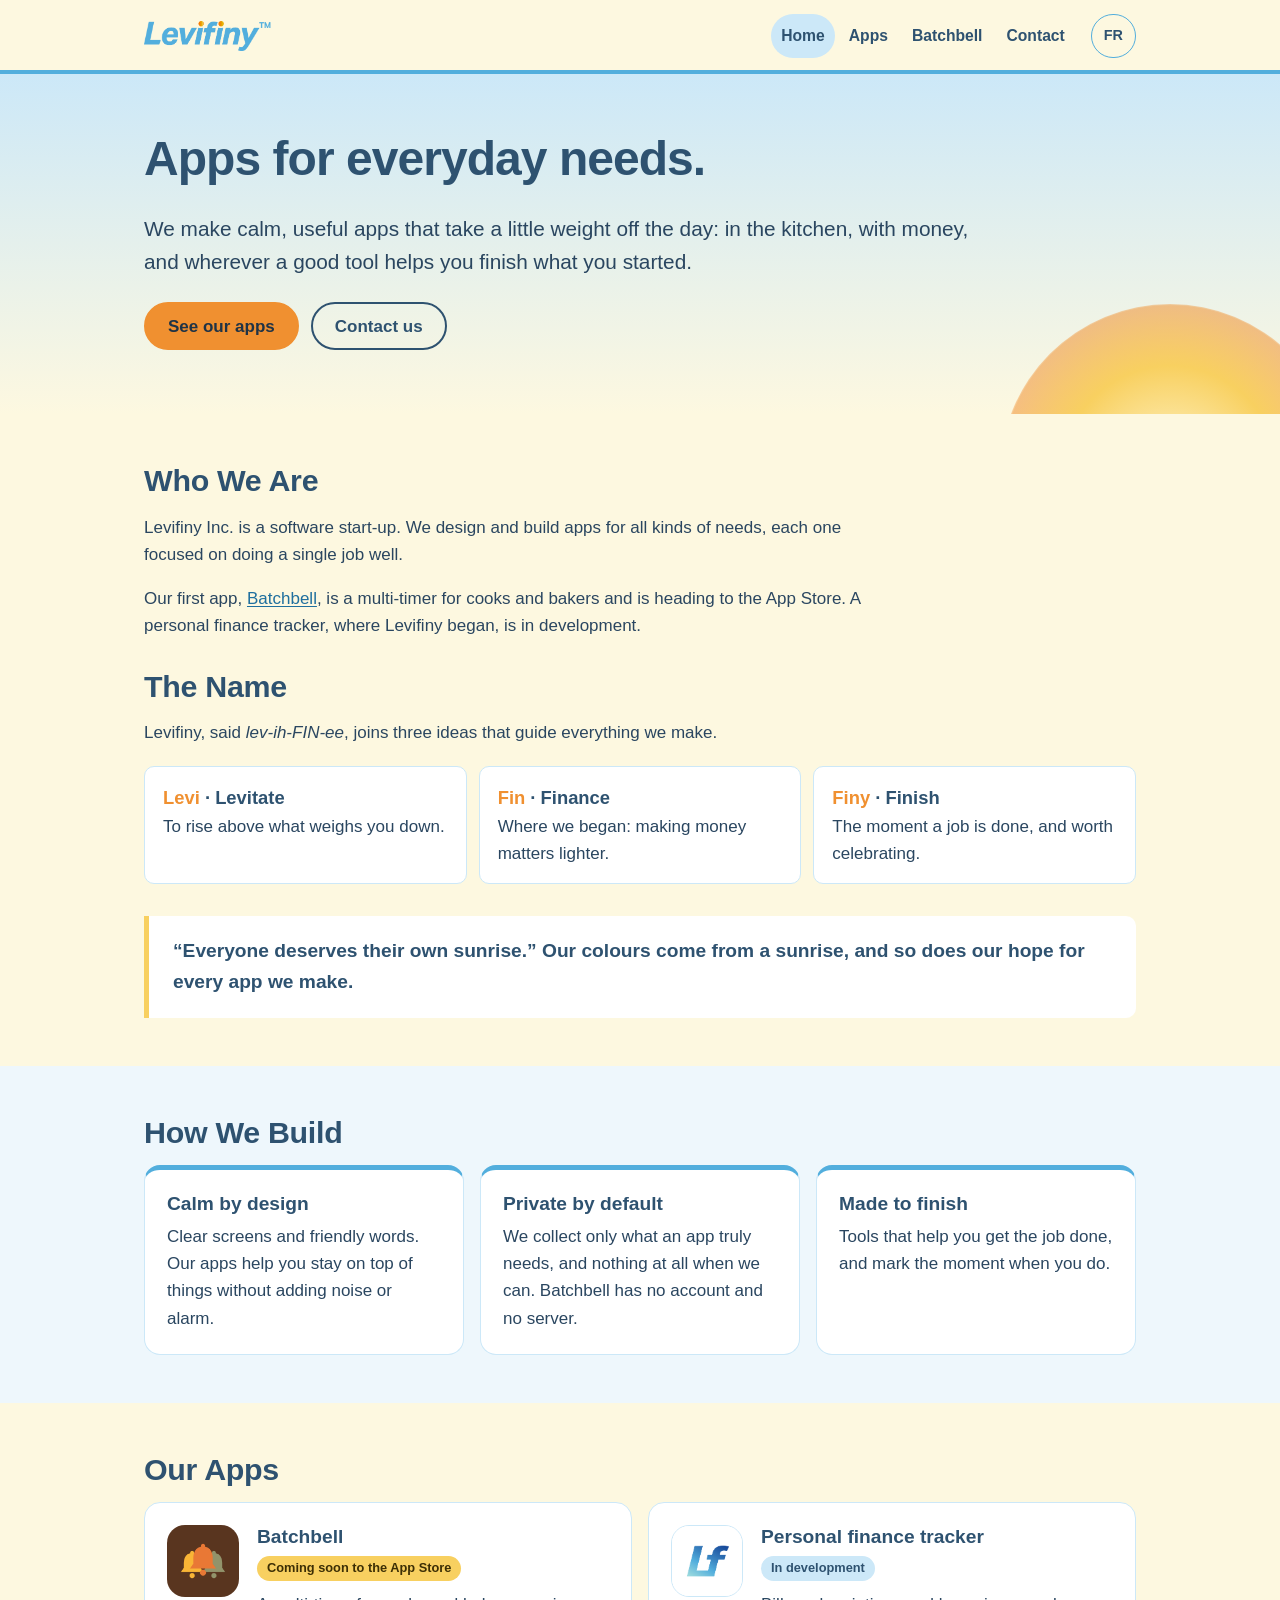
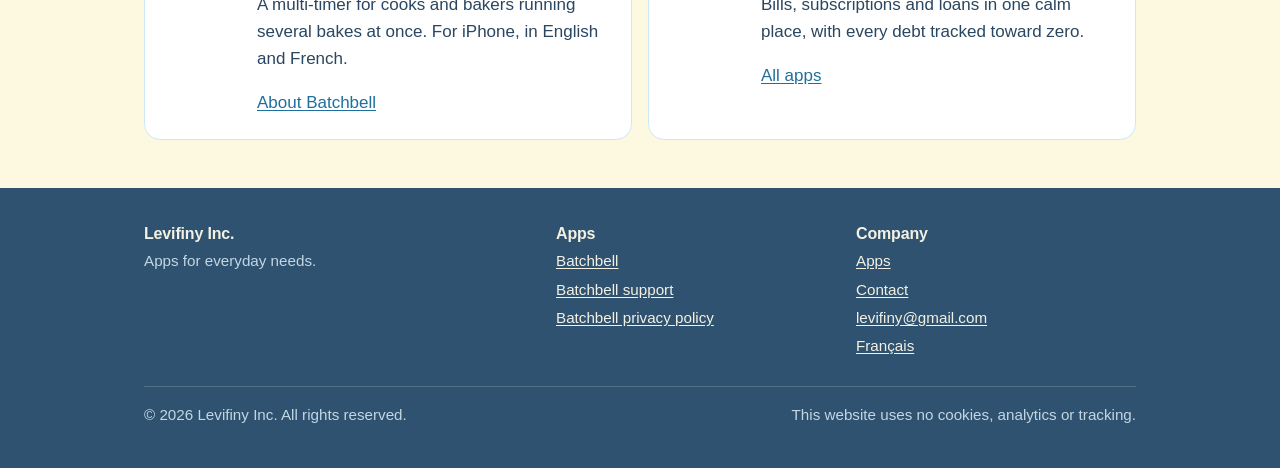
<file: index.html>
<!doctype html>
<html lang="en-CA">
<head>
<meta charset="utf-8">
<meta name="viewport" content="width=device-width, initial-scale=1">
<title>Levifiny Inc. · Apps for everyday needs</title>
<meta name="description" content="Levifiny Inc. is a software company making calm, useful apps for everyday needs. Its first app is Batchbell.">
<link rel="canonical" href="https://levifiny.com/">
<link rel="alternate" hreflang="en" href="https://levifiny.com/">
<link rel="alternate" hreflang="fr" href="https://levifiny.com/fr/">
<link rel="alternate" hreflang="x-default" href="https://levifiny.com/">
<link rel="icon" href="assets/img/favicon.svg" type="image/svg+xml">
<link rel="apple-touch-icon" href="assets/img/levifiny-icon.png">
<meta name="theme-color" content="#FDF8E0">
<link rel="stylesheet" href="assets/site.css">
</head>
<body>
<a class="skip" href="#main">Skip to content</a>
<header class="site-header">
  <div class="wrap">
    <a class="brand" href="./" aria-label="Levifiny home"><img src="assets/img/levifiny-wordmark.png" alt="Levifiny" width="127" height="30"></a>
    <nav class="nav" aria-label="Main">
      <a href="./" aria-current="page">Home</a>
      <a href="apps/">Apps</a>
      <a href="batchbell/">Batchbell</a>
      <a href="contact/">Contact</a>
    </nav>
    <a class="lang" href="fr/" hreflang="fr" lang="fr" title="Lire cette page en français" aria-label="Français">FR</a>
  </div>
</header>
<main id="main">
<section class="hero sunrise">
  <div class="wrap">
    <h1>Apps for everyday needs.</h1>
    <p class="lead">We make calm, useful apps that take a little weight off the day: in the kitchen, with money, and wherever a good tool helps you finish what you started.</p>
    <div class="actions">
      <a class="btn" href="apps/">See our apps</a>
      <a class="btn secondary" href="contact/">Contact us</a>
    </div>
  </div>
</section>

<section class="section">
  <div class="wrap">
    <div class="section-intro">
      <h2>Who We Are</h2>
      <p>Levifiny Inc. is a software start-up. We design and build apps for all kinds of needs, each one focused on doing a single job well.</p>
      <p>Our first app, <a href="batchbell/">Batchbell</a>, is a multi-timer for cooks and bakers and is heading to the App Store. A personal finance tracker, where Levifiny began, is in development.</p>
    </div>
    <h2>The Name</h2>
    <p>Levifiny, said <em>lev-ih-FIN-ee</em>, joins three ideas that guide everything we make.</p>
    <ul class="name-parts">
      <li><strong><span class="part">Levi</span> · Levitate</strong>To rise above what weighs you down.</li>
      <li><strong><span class="part">Fin</span> · Finance</strong>Where we began: making money matters lighter.</li>
      <li><strong><span class="part">Finy</span> · Finish</strong>The moment a job is done, and worth celebrating.</li>
    </ul>
    <blockquote class="quote"><p>“Everyone deserves their own sunrise.” Our colours come from a sunrise, and so does our hope for every app we make.</p></blockquote>
  </div>
</section>

<section class="section tint">
  <div class="wrap">
    <h2>How We Build</h2>
    <div class="grid three">
      <div class="card accent"><h3>Calm by design</h3><p>Clear screens and friendly words. Our apps help you stay on top of things without adding noise or alarm.</p></div>
      <div class="card accent"><h3>Private by default</h3><p>We collect only what an app truly needs, and nothing at all when we can. Batchbell has no account and no server.</p></div>
      <div class="card accent"><h3>Made to finish</h3><p>Tools that help you get the job done, and mark the moment when you do.</p></div>
    </div>
  </div>
</section>

<section class="section">
  <div class="wrap">
    <h2>Our Apps</h2>
    <div class="grid two">
      <article class="card app">
        <img class="app-icon" src="assets/img/batchbell-icon.png" alt="" width="72" height="72">
        <div class="app-body">
          <h3>Batchbell</h3>
          <span class="badge">Coming soon to the App Store</span>
          <p>A multi-timer for cooks and bakers running several bakes at once. For iPhone, in English and French.</p>
          <a href="batchbell/">About Batchbell</a>
        </div>
      </article>
      <article class="card app">
        <img class="app-icon framed" src="assets/img/levifiny-icon.png" alt="" width="72" height="72">
        <div class="app-body">
          <h3>Personal finance tracker</h3>
          <span class="badge quiet">In development</span>
          <p>Bills, subscriptions and loans in one calm place, with every debt tracked toward zero.</p>
          <a href="apps/#finance">All apps</a>
        </div>
      </article>
    </div>
  </div>
</section>
</main>
<footer class="site-footer">
  <div class="wrap">
    <div class="cols">
      <div>
        <h2>Levifiny Inc.</h2>
        <p class="small">Apps for everyday needs.</p>
      </div>
      <div>
        <h2>Apps</h2>
        <ul>
          <li><a href="batchbell/">Batchbell</a></li>
          <li><a href="batchbell/#support">Batchbell support</a></li>
          <li><a href="batchbell/privacy/">Batchbell privacy policy</a></li>
        </ul>
      </div>
      <div>
        <h2>Company</h2>
        <ul>
          <li><a href="apps/">Apps</a></li>
          <li><a href="contact/">Contact</a></li>
          <li><a href="mailto:levifiny@gmail.com">levifiny@gmail.com</a></li>
          <li><a href="fr/" hreflang="fr" lang="fr">Français</a></li>
        </ul>
      </div>
    </div>
    <div class="legal">
      <span>© 2026 Levifiny Inc. All rights reserved.</span>
      <span>This website uses no cookies, analytics or tracking.</span>
    </div>
  </div>
</footer>
</body>
</html>
</file>
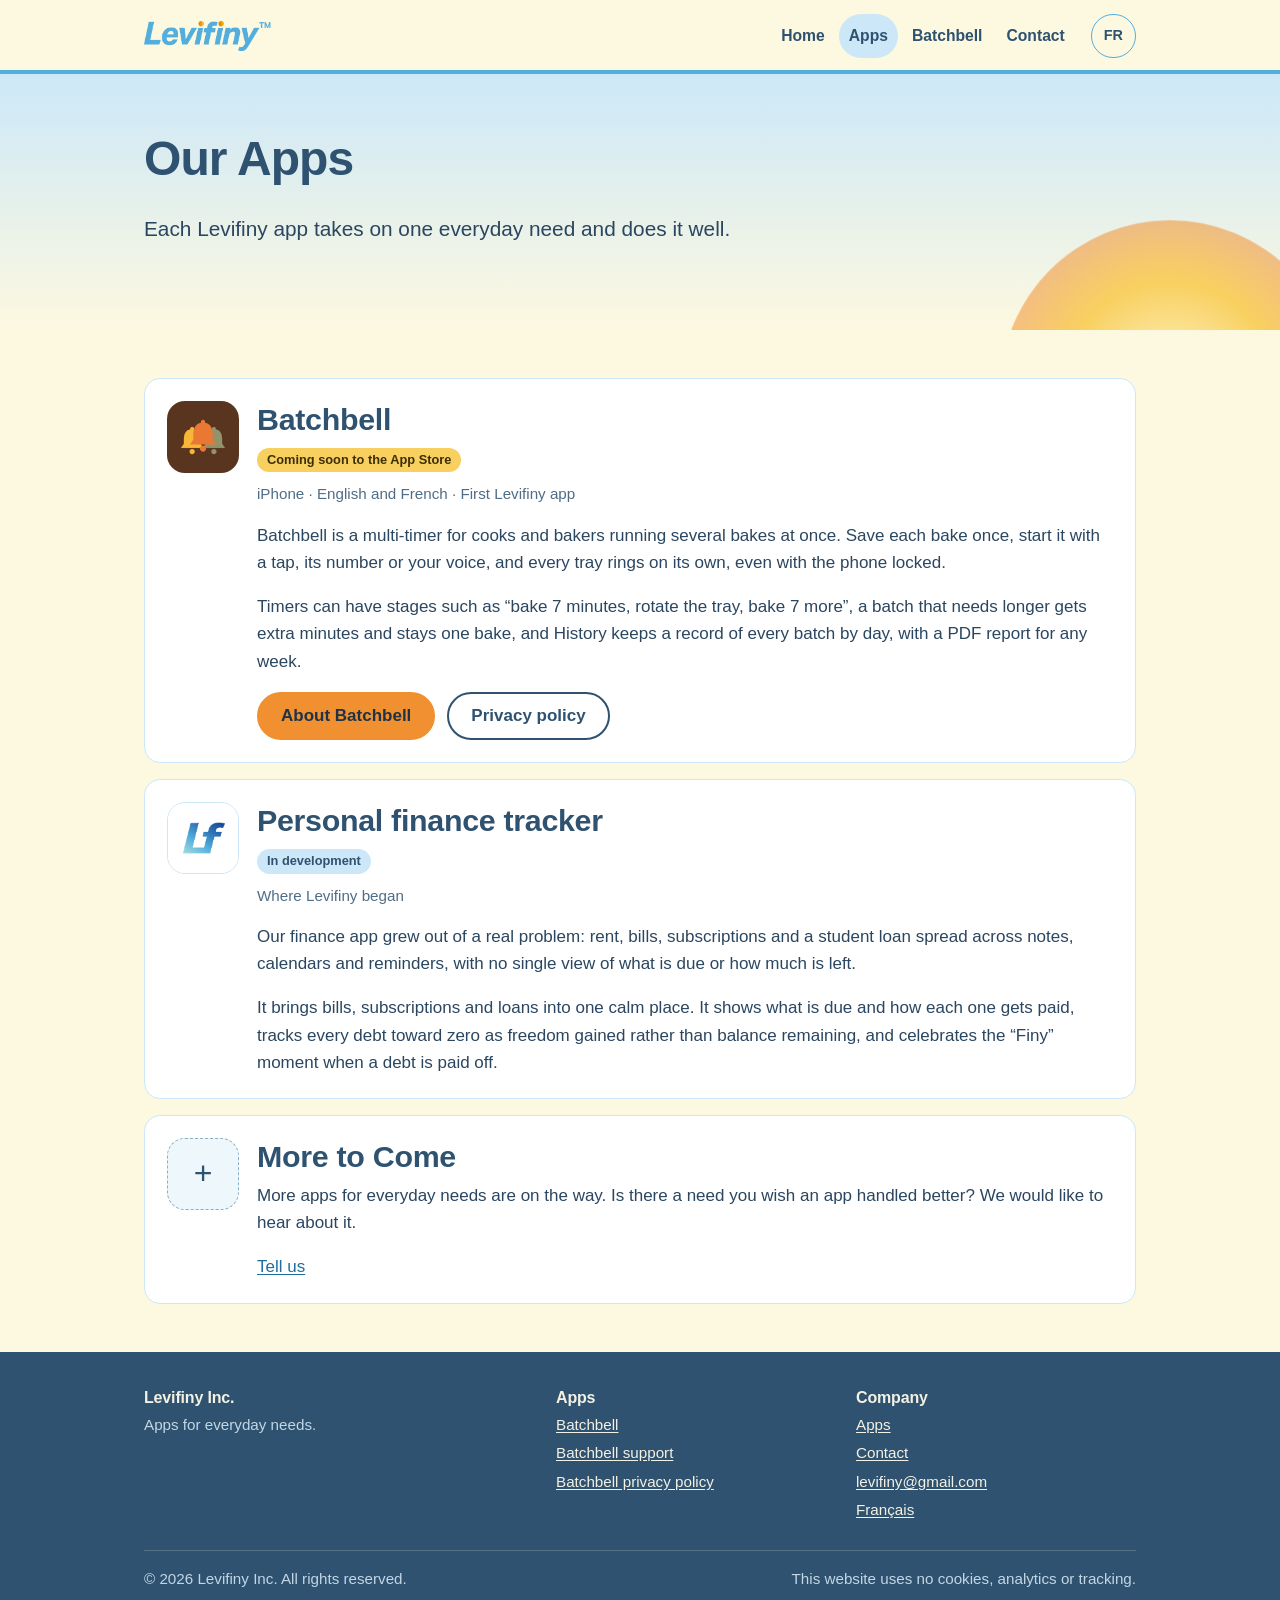
<file: apps/index.html>
<!doctype html>
<html lang="en-CA">
<head>
<meta charset="utf-8">
<meta name="viewport" content="width=device-width, initial-scale=1">
<title>Apps · Levifiny Inc.</title>
<meta name="description" content="Apps by Levifiny Inc.: Batchbell, a multi-timer for cooks and bakers, and a personal finance tracker in development.">
<link rel="canonical" href="https://levifiny.com/apps/">
<link rel="alternate" hreflang="en" href="https://levifiny.com/apps/">
<link rel="alternate" hreflang="fr" href="https://levifiny.com/fr/applications/">
<link rel="alternate" hreflang="x-default" href="https://levifiny.com/apps/">
<link rel="icon" href="../assets/img/favicon.svg" type="image/svg+xml">
<link rel="apple-touch-icon" href="../assets/img/levifiny-icon.png">
<meta name="theme-color" content="#FDF8E0">
<link rel="stylesheet" href="../assets/site.css">
</head>
<body>
<a class="skip" href="#main">Skip to content</a>
<header class="site-header">
  <div class="wrap">
    <a class="brand" href="../" aria-label="Levifiny home"><img src="../assets/img/levifiny-wordmark.png" alt="Levifiny" width="127" height="30"></a>
    <nav class="nav" aria-label="Main">
      <a href="../">Home</a>
      <a href="../apps/" aria-current="page">Apps</a>
      <a href="../batchbell/">Batchbell</a>
      <a href="../contact/">Contact</a>
    </nav>
    <a class="lang" href="../fr/applications/" hreflang="fr" lang="fr" title="Lire cette page en français" aria-label="Français">FR</a>
  </div>
</header>
<main id="main">
<section class="hero sunrise">
  <div class="wrap">
    <h1>Our Apps</h1>
    <p class="lead">Each Levifiny app takes on one everyday need and does it well.</p>
  </div>
</section>

<section class="section">
  <div class="wrap grid">
    <article class="card app" id="batchbell">
      <img class="app-icon" src="../assets/img/batchbell-icon.png" alt="" width="72" height="72">
      <div class="app-body">
        <h2>Batchbell</h2>
        <span class="badge">Coming soon to the App Store</span>
        <p class="meta">iPhone · English and French · First Levifiny app</p>
        <p>Batchbell is a multi-timer for cooks and bakers running several bakes at once. Save each bake once, start it with a tap, its number or your voice, and every tray rings on its own, even with the phone locked.</p>
        <p>Timers can have stages such as “bake 7 minutes, rotate the tray, bake 7 more”, a batch that needs longer gets extra minutes and stays one bake, and History keeps a record of every batch by day, with a PDF report for any week.</p>
        <div class="actions">
          <a class="btn" href="../batchbell/">About Batchbell</a>
          <a class="btn secondary" href="../batchbell/privacy/">Privacy policy</a>
        </div>
      </div>
    </article>

    <article class="card app" id="finance">
      <img class="app-icon framed" src="../assets/img/levifiny-icon.png" alt="" width="72" height="72">
      <div class="app-body">
        <h2>Personal finance tracker</h2>
        <span class="badge quiet">In development</span>
        <p class="meta">Where Levifiny began</p>
        <p>Our finance app grew out of a real problem: rent, bills, subscriptions and a student loan spread across notes, calendars and reminders, with no single view of what is due or how much is left.</p>
        <p>It brings bills, subscriptions and loans into one calm place. It shows what is due and how each one gets paid, tracks every debt toward zero as freedom gained rather than balance remaining, and celebrates the “Finy” moment when a debt is paid off.</p>
      </div>
    </article>

    <article class="card app" id="more">
      <div class="app-icon more" aria-hidden="true">+</div>
      <div class="app-body">
        <h2>More to Come</h2>
        <p>More apps for everyday needs are on the way. Is there a need you wish an app handled better? We would like to hear about it.</p>
        <a href="../contact/">Tell us</a>
      </div>
    </article>
  </div>
</section>
</main>
<footer class="site-footer">
  <div class="wrap">
    <div class="cols">
      <div>
        <h2>Levifiny Inc.</h2>
        <p class="small">Apps for everyday needs.</p>
      </div>
      <div>
        <h2>Apps</h2>
        <ul>
          <li><a href="../batchbell/">Batchbell</a></li>
          <li><a href="../batchbell/#support">Batchbell support</a></li>
          <li><a href="../batchbell/privacy/">Batchbell privacy policy</a></li>
        </ul>
      </div>
      <div>
        <h2>Company</h2>
        <ul>
          <li><a href="../apps/">Apps</a></li>
          <li><a href="../contact/">Contact</a></li>
          <li><a href="mailto:levifiny@gmail.com">levifiny@gmail.com</a></li>
          <li><a href="../fr/applications/" hreflang="fr" lang="fr">Français</a></li>
        </ul>
      </div>
    </div>
    <div class="legal">
      <span>© 2026 Levifiny Inc. All rights reserved.</span>
      <span>This website uses no cookies, analytics or tracking.</span>
    </div>
  </div>
</footer>
</body>
</html>
</file>
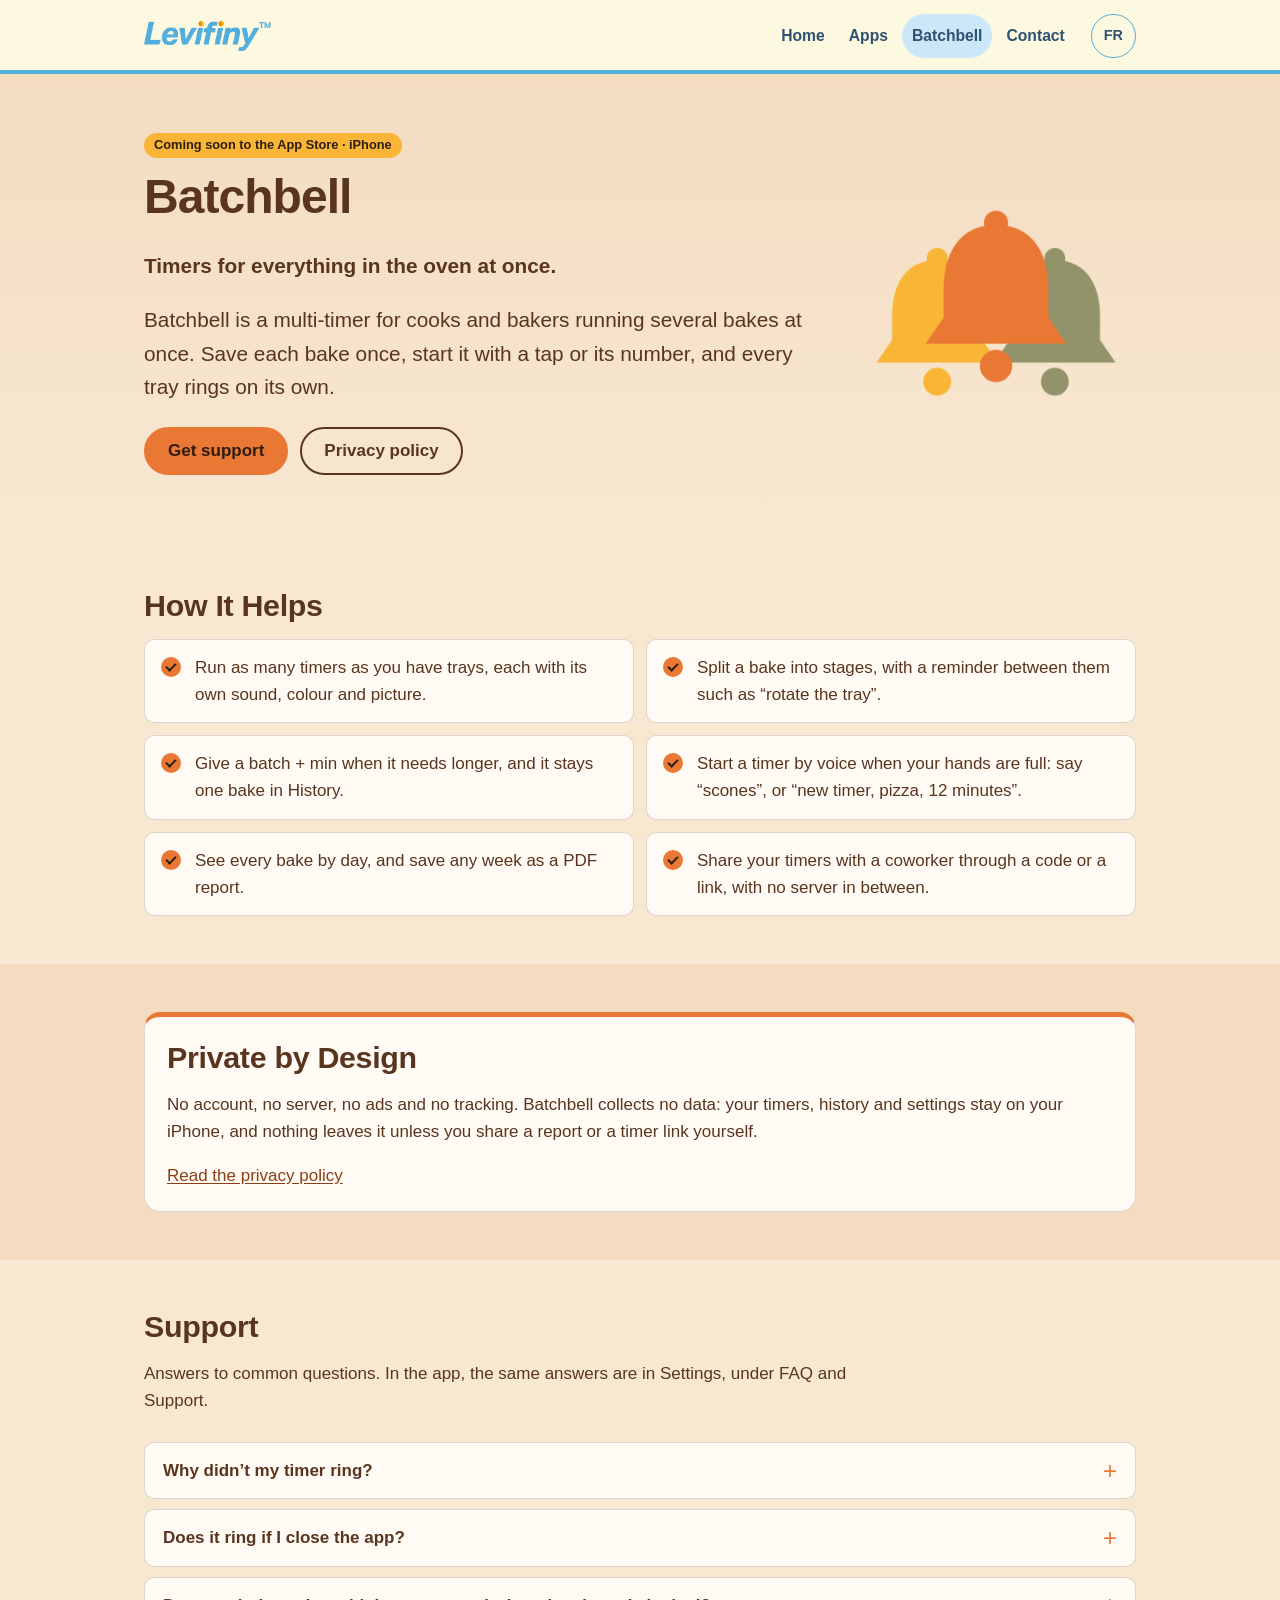
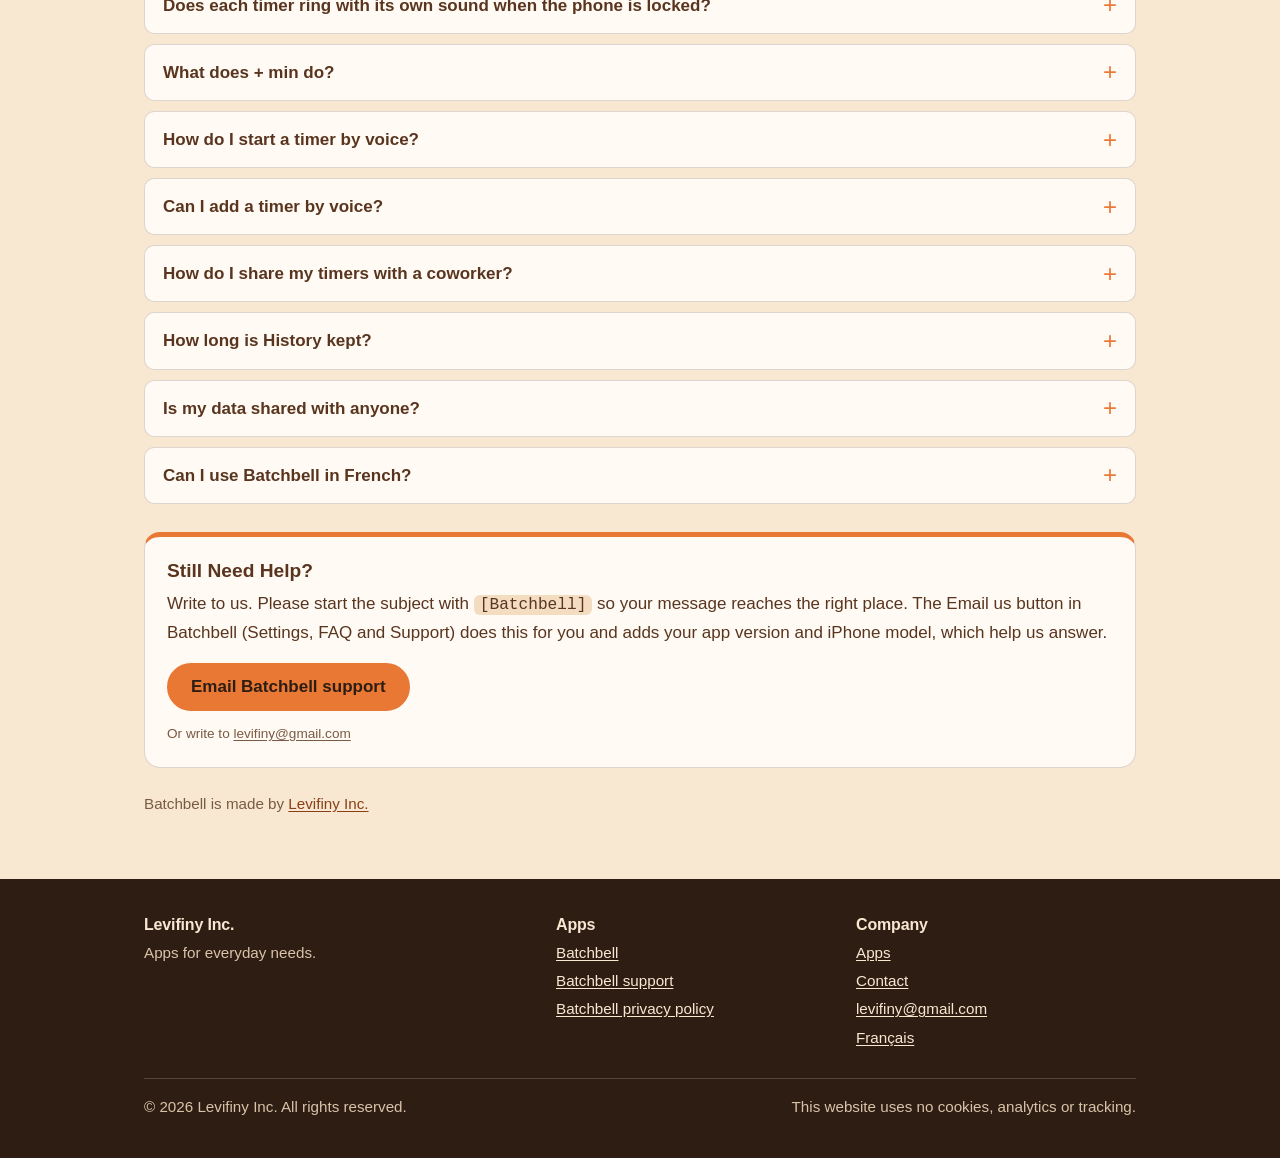
<file: batchbell/index.html>
<!doctype html>
<html lang="en-CA">
<head>
<meta charset="utf-8">
<meta name="viewport" content="width=device-width, initial-scale=1">
<title>Batchbell · Multi-timer for cooks and bakers</title>
<meta name="description" content="Batchbell is a multi-timer for iPhone for cooks and bakers running several bakes at once. Support, FAQ and privacy.">
<link rel="canonical" href="https://levifiny.com/batchbell/">
<link rel="alternate" hreflang="en" href="https://levifiny.com/batchbell/">
<link rel="alternate" hreflang="fr" href="https://levifiny.com/fr/batchbell/">
<link rel="alternate" hreflang="x-default" href="https://levifiny.com/batchbell/">
<link rel="icon" href="../assets/img/favicon.svg" type="image/svg+xml">
<link rel="apple-touch-icon" href="../assets/img/levifiny-icon.png">
<meta name="theme-color" content="#F8E8D2">
<link rel="stylesheet" href="../assets/site.css">
</head>
<body class="bb">
<a class="skip" href="#main">Skip to content</a>
<header class="site-header">
  <div class="wrap">
    <a class="brand" href="../" aria-label="Levifiny home"><img src="../assets/img/levifiny-wordmark.png" alt="Levifiny" width="127" height="30"></a>
    <nav class="nav" aria-label="Main">
      <a href="../">Home</a>
      <a href="../apps/">Apps</a>
      <a href="../batchbell/" aria-current="page">Batchbell</a>
      <a href="../contact/">Contact</a>
    </nav>
    <a class="lang" href="../fr/batchbell/" hreflang="fr" lang="fr" title="Lire cette page en français" aria-label="Français">FR</a>
  </div>
</header>
<main id="main">
<section class="hero bb-hero">
  <div class="wrap">
    <img class="bells" src="../assets/img/batchbell-bells.png" alt="The Batchbell logo: three bells in gold, terracotta and sage" width="280" height="280">
    <div>
      <span class="badge">Coming soon to the App Store · iPhone</span>
      <h1>Batchbell</h1>
      <p class="lead"><strong>Timers for everything in the oven at once.</strong></p>
      <p class="lead">Batchbell is a multi-timer for cooks and bakers running several bakes at once. Save each bake once, start it with a tap or its number, and every tray rings on its own.</p>
      <div class="actions">
        <a class="btn" href="#support">Get support</a>
        <a class="btn secondary" href="../batchbell/privacy/">Privacy policy</a>
      </div>
    </div>
  </div>
</section>

<section class="section">
  <div class="wrap">
    <h2>How It Helps</h2>
    <ul class="ticks cols">
      <li>Run as many timers as you have trays, each with its own sound, colour and picture.</li>
      <li>Split a bake into stages, with a reminder between them such as “rotate the tray”.</li>
      <li>Give a batch + min when it needs longer, and it stays one bake in History.</li>
      <li>Start a timer by voice when your hands are full: say “scones”, or “new timer, pizza, 12 minutes”.</li>
      <li>See every bake by day, and save any week as a PDF report.</li>
      <li>Share your timers with a coworker through a code or a link, with no server in between.</li>
    </ul>
  </div>
</section>

<section class="section tint">
  <div class="wrap">
    <div class="card accent">
      <h2>Private by Design</h2>
      <p>No account, no server, no ads and no tracking. Batchbell collects no data: your timers, history and settings stay on your iPhone, and nothing leaves it unless you share a report or a timer link yourself.</p>
      <a href="../batchbell/privacy/">Read the privacy policy</a>
    </div>
  </div>
</section>

<section class="section" id="support">
  <div class="wrap">
    <h2>Support</h2>
    <p class="section-intro">Answers to common questions. In the app, the same answers are in Settings, under FAQ and Support.</p>
    <div class="faq">
      <details><summary>Why didn’t my timer ring?</summary><p>With the phone locked or in another app, Batchbell rings through a notification. Notifications must be allowed, Silent mode off, the ringer volume up, and no Focus on. Use Test an alarm in Settings to check.</p></details>
      <details><summary>Does it ring if I close the app?</summary><p>Yes. Each timer hands its alarms to the phone when it starts, so they ring even if Batchbell is closed or swiped away.</p></details>
      <details><summary>Does each timer ring with its own sound when the phone is locked?</summary><p>Yes. Each timer rings with the sound you chose for it, in the app and on the Lock Screen. If you hear nothing, turn off Silent mode and turn up Ringtone and Alerts in the phone’s Settings, Sounds &amp; Haptics.</p></details>
      <details><summary>What does + min do?</summary><p>When a bake needs longer, tap + min on its card and pick +1, +2, +5 or your own number. The extra goes on the same batch, so History shows one bake.</p></details>
      <details><summary>How do I start a timer by voice?</summary><p>On Now, tap the microphone and say the timer’s name or number, such as “scones” or “number one”. Batchbell asks “Start Scone, 18 minutes?”: say yes to start it now or no to stop it, and if you say nothing it starts by itself after 5 seconds. When several timers match, it reads them out: say the one you mean, or tap it.</p></details>
      <details><summary>Can I add a timer by voice?</summary><p>Yes, for when there is no time to type. On Now, tap the microphone and say “new timer”, its name and how long, such as “new timer, pizza, 12 minutes”. Batchbell asks for anything missing, then starts it after 5 seconds unless you say no. Change the rest later in My Timers.</p></details>
      <details><summary>How do I share my timers with a coworker?</summary><p>On My Timers, tap Share, choose the timers, then show the code for them to scan with the iPhone Camera (or Scan on My Timers), or tap Send link to send it by message. They see the timers first and add the ones they want. Nothing goes through a server: the timers are inside the code.</p></details>
      <details><summary>How long is History kept?</summary><p>This week and the 4 full weeks before it. Older days are deleted when the app opens. Save a week’s PDF from Report to keep it.</p></details>
      <details><summary>Is my data shared with anyone?</summary><p>No. There is no account and no server. Timers, history and settings stay on your phone, and nothing leaves it unless you share a report or a timer link, or email us yourself.</p></details>
      <details><summary>Can I use Batchbell in French?</summary><p>Yes. Choose Français under Language in Settings.</p></details>
    </div>
    <div class="card accent" style="margin-top:28px">
      <h3>Still Need Help?</h3>
      <p>Write to us. Please start the subject with <code class="subject">[Batchbell]</code> so your message reaches the right place. The Email us button in Batchbell (Settings, FAQ and Support) does this for you and adds your app version and iPhone model, which help us answer.</p>
      <a class="btn" href="mailto:levifiny@gmail.com?subject=%5BBatchbell%5D%20Support">Email Batchbell support</a>
      <p class="or-write">Or write to <a href="mailto:levifiny@gmail.com?subject=%5BBatchbell%5D%20Support">levifiny@gmail.com</a></p>
    </div>
    <p class="meta" style="margin-top:24px">Batchbell is made by <a href="../">Levifiny Inc.</a></p>
  </div>
</section>
</main>
<footer class="site-footer">
  <div class="wrap">
    <div class="cols">
      <div>
        <h2>Levifiny Inc.</h2>
        <p class="small">Apps for everyday needs.</p>
      </div>
      <div>
        <h2>Apps</h2>
        <ul>
          <li><a href="../batchbell/">Batchbell</a></li>
          <li><a href="../batchbell/#support">Batchbell support</a></li>
          <li><a href="../batchbell/privacy/">Batchbell privacy policy</a></li>
        </ul>
      </div>
      <div>
        <h2>Company</h2>
        <ul>
          <li><a href="../apps/">Apps</a></li>
          <li><a href="../contact/">Contact</a></li>
          <li><a href="mailto:levifiny@gmail.com">levifiny@gmail.com</a></li>
          <li><a href="../fr/batchbell/" hreflang="fr" lang="fr">Français</a></li>
        </ul>
      </div>
    </div>
    <div class="legal">
      <span>© 2026 Levifiny Inc. All rights reserved.</span>
      <span>This website uses no cookies, analytics or tracking.</span>
    </div>
  </div>
</footer>
</body>
</html>
</file>
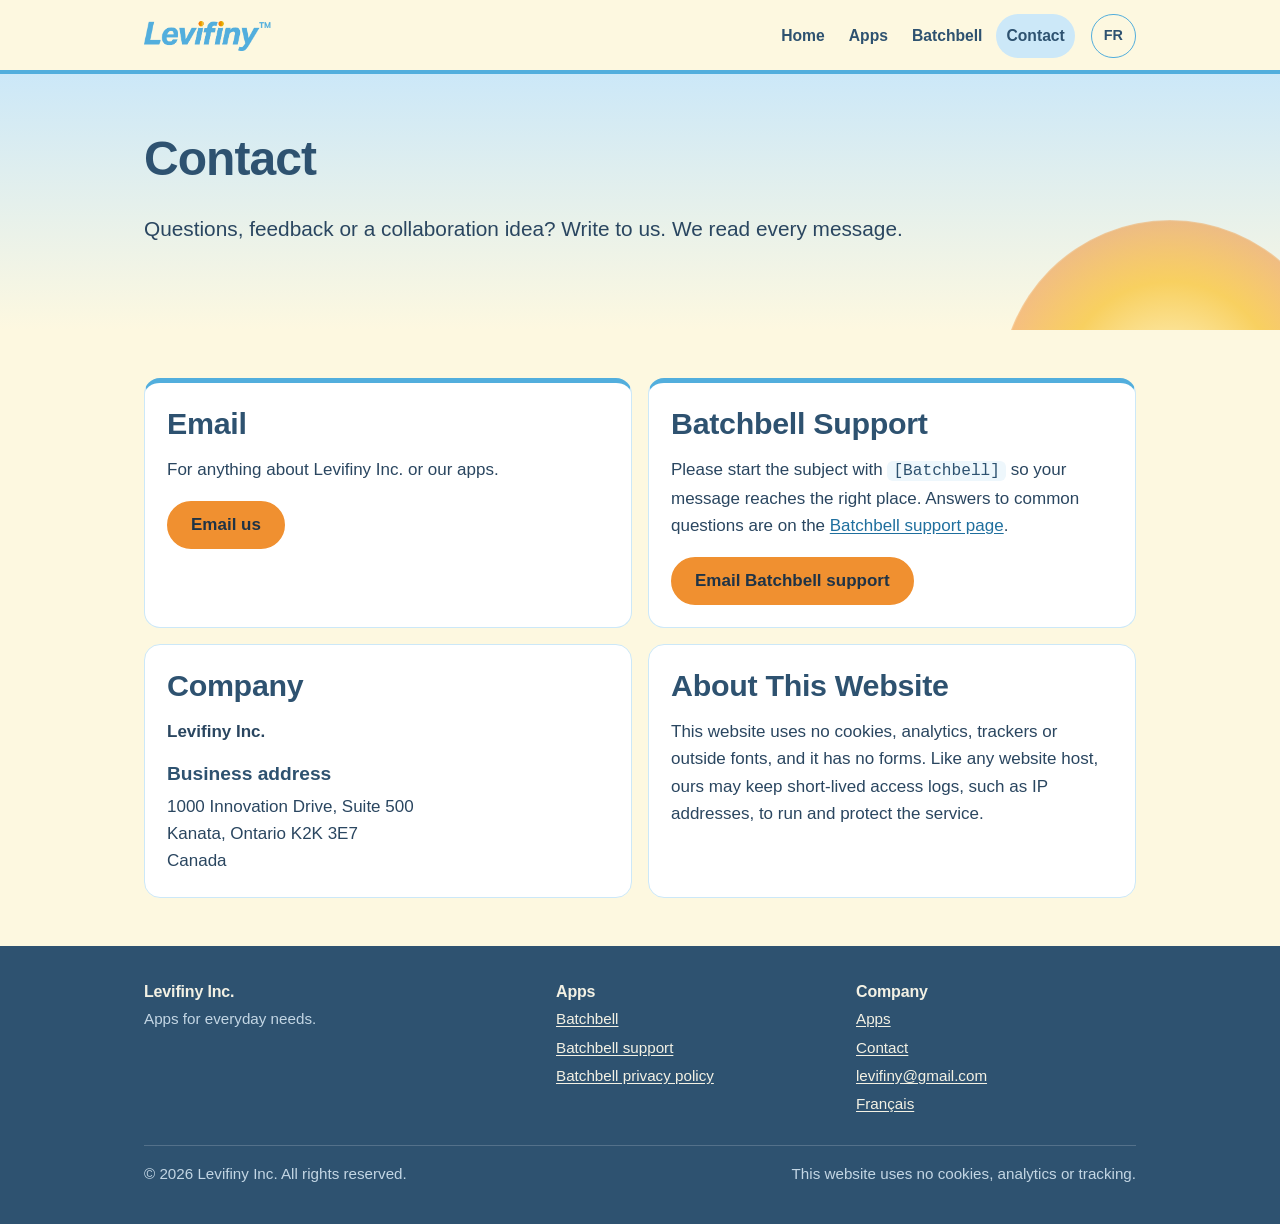
<file: contact/index.html>
<!doctype html>
<html lang="en-CA">
<head>
<meta charset="utf-8">
<meta name="viewport" content="width=device-width, initial-scale=1">
<title>Contact · Levifiny Inc.</title>
<meta name="description" content="Contact Levifiny Inc. by email for questions, support and collaboration.">
<link rel="canonical" href="https://levifiny.com/contact/">
<link rel="alternate" hreflang="en" href="https://levifiny.com/contact/">
<link rel="alternate" hreflang="fr" href="https://levifiny.com/fr/contact/">
<link rel="alternate" hreflang="x-default" href="https://levifiny.com/contact/">
<link rel="icon" href="../assets/img/favicon.svg" type="image/svg+xml">
<link rel="apple-touch-icon" href="../assets/img/levifiny-icon.png">
<meta name="theme-color" content="#FDF8E0">
<link rel="stylesheet" href="../assets/site.css">
</head>
<body>
<a class="skip" href="#main">Skip to content</a>
<header class="site-header">
  <div class="wrap">
    <a class="brand" href="../" aria-label="Levifiny home"><img src="../assets/img/levifiny-wordmark.png" alt="Levifiny" width="127" height="30"></a>
    <nav class="nav" aria-label="Main">
      <a href="../">Home</a>
      <a href="../apps/">Apps</a>
      <a href="../batchbell/">Batchbell</a>
      <a href="../contact/" aria-current="page">Contact</a>
    </nav>
    <a class="lang" href="../fr/contact/" hreflang="fr" lang="fr" title="Lire cette page en français" aria-label="Français">FR</a>
  </div>
</header>
<main id="main">
<section class="hero sunrise">
  <div class="wrap">
    <h1>Contact</h1>
    <p class="lead">Questions, feedback or a collaboration idea? Write to us. We read every message.</p>
  </div>
</section>

<section class="section">
  <div class="wrap grid two">
    <div class="card accent">
      <h2>Email</h2>
      <p>For anything about Levifiny Inc. or our apps.</p>
      <a class="btn" href="mailto:levifiny@gmail.com">Email us</a>
    </div>
    <div class="card accent">
      <h2>Batchbell Support</h2>
      <p>Please start the subject with <code class="subject">[Batchbell]</code> so your message reaches the right place. Answers to common questions are on the <a href="../batchbell/#support">Batchbell support page</a>.</p>
      <a class="btn" href="mailto:levifiny@gmail.com?subject=%5BBatchbell%5D%20Support">Email Batchbell support</a>
    </div>
    <div class="card">
      <h2>Company</h2>
      <p><strong>Levifiny Inc.</strong></p>
      <h3>Business address</h3>
      <address>1000 Innovation Drive, Suite 500<br>Kanata, Ontario  K2K 3E7<br>Canada</address>
    </div>
    <div class="card">
      <h2>About This Website</h2>
      <p>This website uses no cookies, analytics, trackers or outside fonts, and it has no forms. Like any website host, ours may keep short-lived access logs, such as IP addresses, to run and protect the service.</p>
    </div>
  </div>
</section>
</main>
<footer class="site-footer">
  <div class="wrap">
    <div class="cols">
      <div>
        <h2>Levifiny Inc.</h2>
        <p class="small">Apps for everyday needs.</p>
      </div>
      <div>
        <h2>Apps</h2>
        <ul>
          <li><a href="../batchbell/">Batchbell</a></li>
          <li><a href="../batchbell/#support">Batchbell support</a></li>
          <li><a href="../batchbell/privacy/">Batchbell privacy policy</a></li>
        </ul>
      </div>
      <div>
        <h2>Company</h2>
        <ul>
          <li><a href="../apps/">Apps</a></li>
          <li><a href="../contact/">Contact</a></li>
          <li><a href="mailto:levifiny@gmail.com">levifiny@gmail.com</a></li>
          <li><a href="../fr/contact/" hreflang="fr" lang="fr">Français</a></li>
        </ul>
      </div>
    </div>
    <div class="legal">
      <span>© 2026 Levifiny Inc. All rights reserved.</span>
      <span>This website uses no cookies, analytics or tracking.</span>
    </div>
  </div>
</footer>
</body>
</html>
</file>
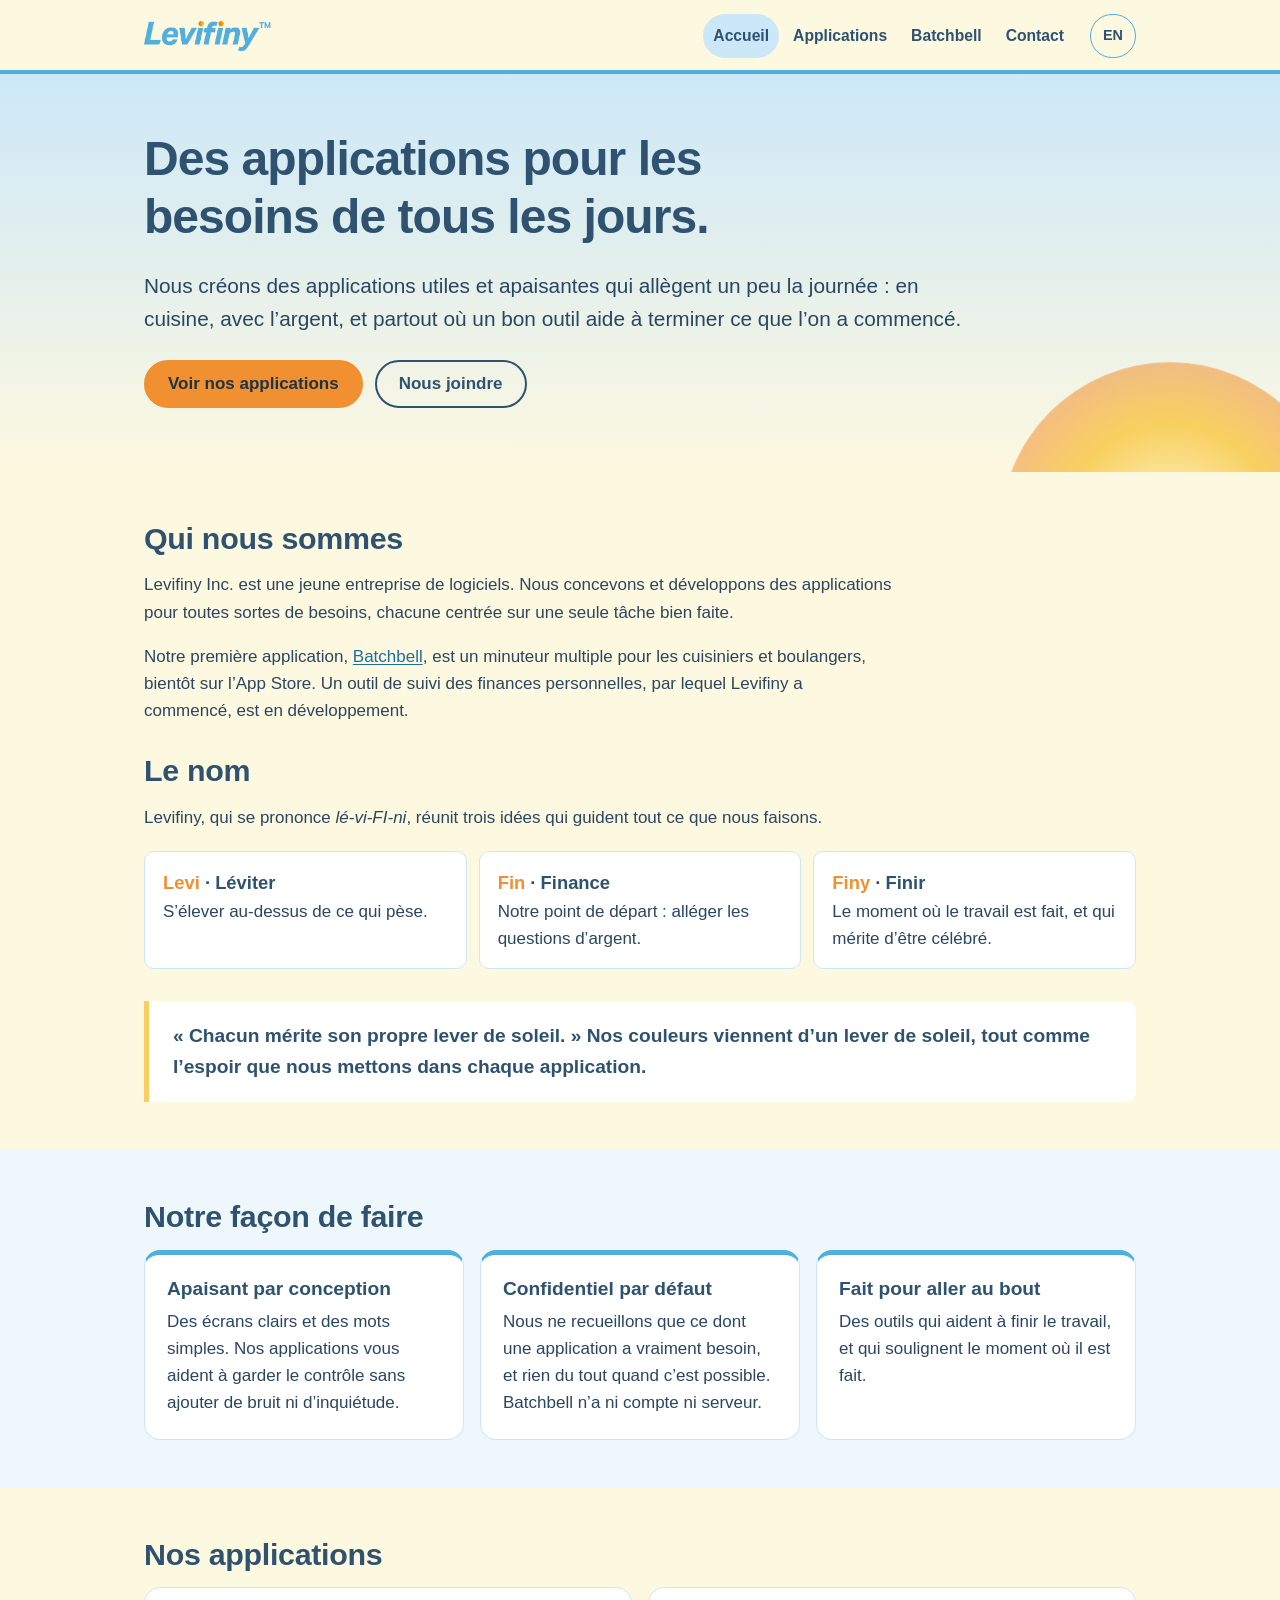
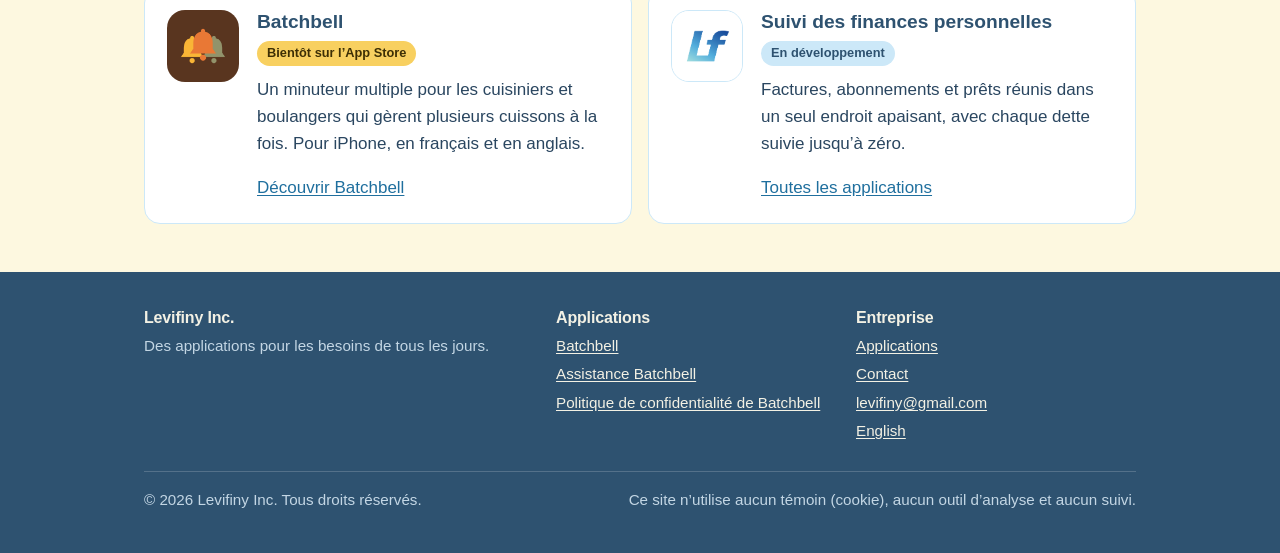
<file: fr/index.html>
<!doctype html>
<html lang="fr-CA">
<head>
<meta charset="utf-8">
<meta name="viewport" content="width=device-width, initial-scale=1">
<title>Levifiny Inc. · Des applications pour tous les jours</title>
<meta name="description" content="Levifiny Inc. est une entreprise de logiciels qui crée des applications utiles et apaisantes pour les besoins de tous les jours. Sa première application est Batchbell.">
<link rel="canonical" href="https://levifiny.com/fr/">
<link rel="alternate" hreflang="en" href="https://levifiny.com/">
<link rel="alternate" hreflang="fr" href="https://levifiny.com/fr/">
<link rel="alternate" hreflang="x-default" href="https://levifiny.com/">
<link rel="icon" href="../assets/img/favicon.svg" type="image/svg+xml">
<link rel="apple-touch-icon" href="../assets/img/levifiny-icon.png">
<meta name="theme-color" content="#FDF8E0">
<link rel="stylesheet" href="../assets/site.css">
</head>
<body>
<a class="skip" href="#main">Aller au contenu</a>
<header class="site-header">
  <div class="wrap">
    <a class="brand" href="../fr/" aria-label="Accueil Levifiny"><img src="../assets/img/levifiny-wordmark.png" alt="Levifiny" width="127" height="30"></a>
    <nav class="nav" aria-label="Principal">
      <a href="../fr/" aria-current="page">Accueil</a>
      <a href="../fr/applications/">Applications</a>
      <a href="../fr/batchbell/">Batchbell</a>
      <a href="../fr/contact/">Contact</a>
    </nav>
    <a class="lang" href="../" hreflang="en" lang="en" title="Read this page in English" aria-label="English">EN</a>
  </div>
</header>
<main id="main">
<section class="hero sunrise">
  <div class="wrap">
    <h1>Des applications pour les besoins de tous les jours.</h1>
    <p class="lead">Nous créons des applications utiles et apaisantes qui allègent un peu la journée : en cuisine, avec l’argent, et partout où un bon outil aide à terminer ce que l’on a commencé.</p>
    <div class="actions">
      <a class="btn" href="../fr/applications/">Voir nos applications</a>
      <a class="btn secondary" href="../fr/contact/">Nous joindre</a>
    </div>
  </div>
</section>

<section class="section">
  <div class="wrap">
    <div class="section-intro">
      <h2>Qui nous sommes</h2>
      <p>Levifiny Inc. est une jeune entreprise de logiciels. Nous concevons et développons des applications pour toutes sortes de besoins, chacune centrée sur une seule tâche bien faite.</p>
      <p>Notre première application, <a href="../fr/batchbell/">Batchbell</a>, est un minuteur multiple pour les cuisiniers et boulangers, bientôt sur l’App Store. Un outil de suivi des finances personnelles, par lequel Levifiny a commencé, est en développement.</p>
    </div>
    <h2>Le nom</h2>
    <p>Levifiny, qui se prononce <em>lé-vi-FI-ni</em>, réunit trois idées qui guident tout ce que nous faisons.</p>
    <ul class="name-parts">
      <li><strong><span class="part">Levi</span> · Léviter</strong>S’élever au-dessus de ce qui pèse.</li>
      <li><strong><span class="part">Fin</span> · Finance</strong>Notre point de départ : alléger les questions d’argent.</li>
      <li><strong><span class="part">Finy</span> · Finir</strong>Le moment où le travail est fait, et qui mérite d’être célébré.</li>
    </ul>
    <blockquote class="quote"><p>« Chacun mérite son propre lever de soleil. » Nos couleurs viennent d’un lever de soleil, tout comme l’espoir que nous mettons dans chaque application.</p></blockquote>
  </div>
</section>

<section class="section tint">
  <div class="wrap">
    <h2>Notre façon de faire</h2>
    <div class="grid three">
      <div class="card accent"><h3>Apaisant par conception</h3><p>Des écrans clairs et des mots simples. Nos applications vous aident à garder le contrôle sans ajouter de bruit ni d’inquiétude.</p></div>
      <div class="card accent"><h3>Confidentiel par défaut</h3><p>Nous ne recueillons que ce dont une application a vraiment besoin, et rien du tout quand c’est possible. Batchbell n’a ni compte ni serveur.</p></div>
      <div class="card accent"><h3>Fait pour aller au bout</h3><p>Des outils qui aident à finir le travail, et qui soulignent le moment où il est fait.</p></div>
    </div>
  </div>
</section>

<section class="section">
  <div class="wrap">
    <h2>Nos applications</h2>
    <div class="grid two">
      <article class="card app">
        <img class="app-icon" src="../assets/img/batchbell-icon.png" alt="" width="72" height="72">
        <div class="app-body">
          <h3>Batchbell</h3>
          <span class="badge">Bientôt sur l’App Store</span>
          <p>Un minuteur multiple pour les cuisiniers et boulangers qui gèrent plusieurs cuissons à la fois. Pour iPhone, en français et en anglais.</p>
          <a href="../fr/batchbell/">Découvrir Batchbell</a>
        </div>
      </article>
      <article class="card app">
        <img class="app-icon framed" src="../assets/img/levifiny-icon.png" alt="" width="72" height="72">
        <div class="app-body">
          <h3>Suivi des finances personnelles</h3>
          <span class="badge quiet">En développement</span>
          <p>Factures, abonnements et prêts réunis dans un seul endroit apaisant, avec chaque dette suivie jusqu’à zéro.</p>
          <a href="../fr/applications/#finance">Toutes les applications</a>
        </div>
      </article>
    </div>
  </div>
</section>
</main>
<footer class="site-footer">
  <div class="wrap">
    <div class="cols">
      <div>
        <h2>Levifiny Inc.</h2>
        <p class="small">Des applications pour les besoins de tous les jours.</p>
      </div>
      <div>
        <h2>Applications</h2>
        <ul>
          <li><a href="../fr/batchbell/">Batchbell</a></li>
          <li><a href="../fr/batchbell/#support">Assistance Batchbell</a></li>
          <li><a href="../fr/batchbell/confidentialite/">Politique de confidentialité de Batchbell</a></li>
        </ul>
      </div>
      <div>
        <h2>Entreprise</h2>
        <ul>
          <li><a href="../fr/applications/">Applications</a></li>
          <li><a href="../fr/contact/">Contact</a></li>
          <li><a href="mailto:levifiny@gmail.com">levifiny@gmail.com</a></li>
          <li><a href="../" hreflang="en" lang="en">English</a></li>
        </ul>
      </div>
    </div>
    <div class="legal">
      <span>© 2026 Levifiny Inc. Tous droits réservés.</span>
      <span>Ce site n’utilise aucun témoin (cookie), aucun outil d’analyse et aucun suivi.</span>
    </div>
  </div>
</footer>
</body>
</html>
</file>
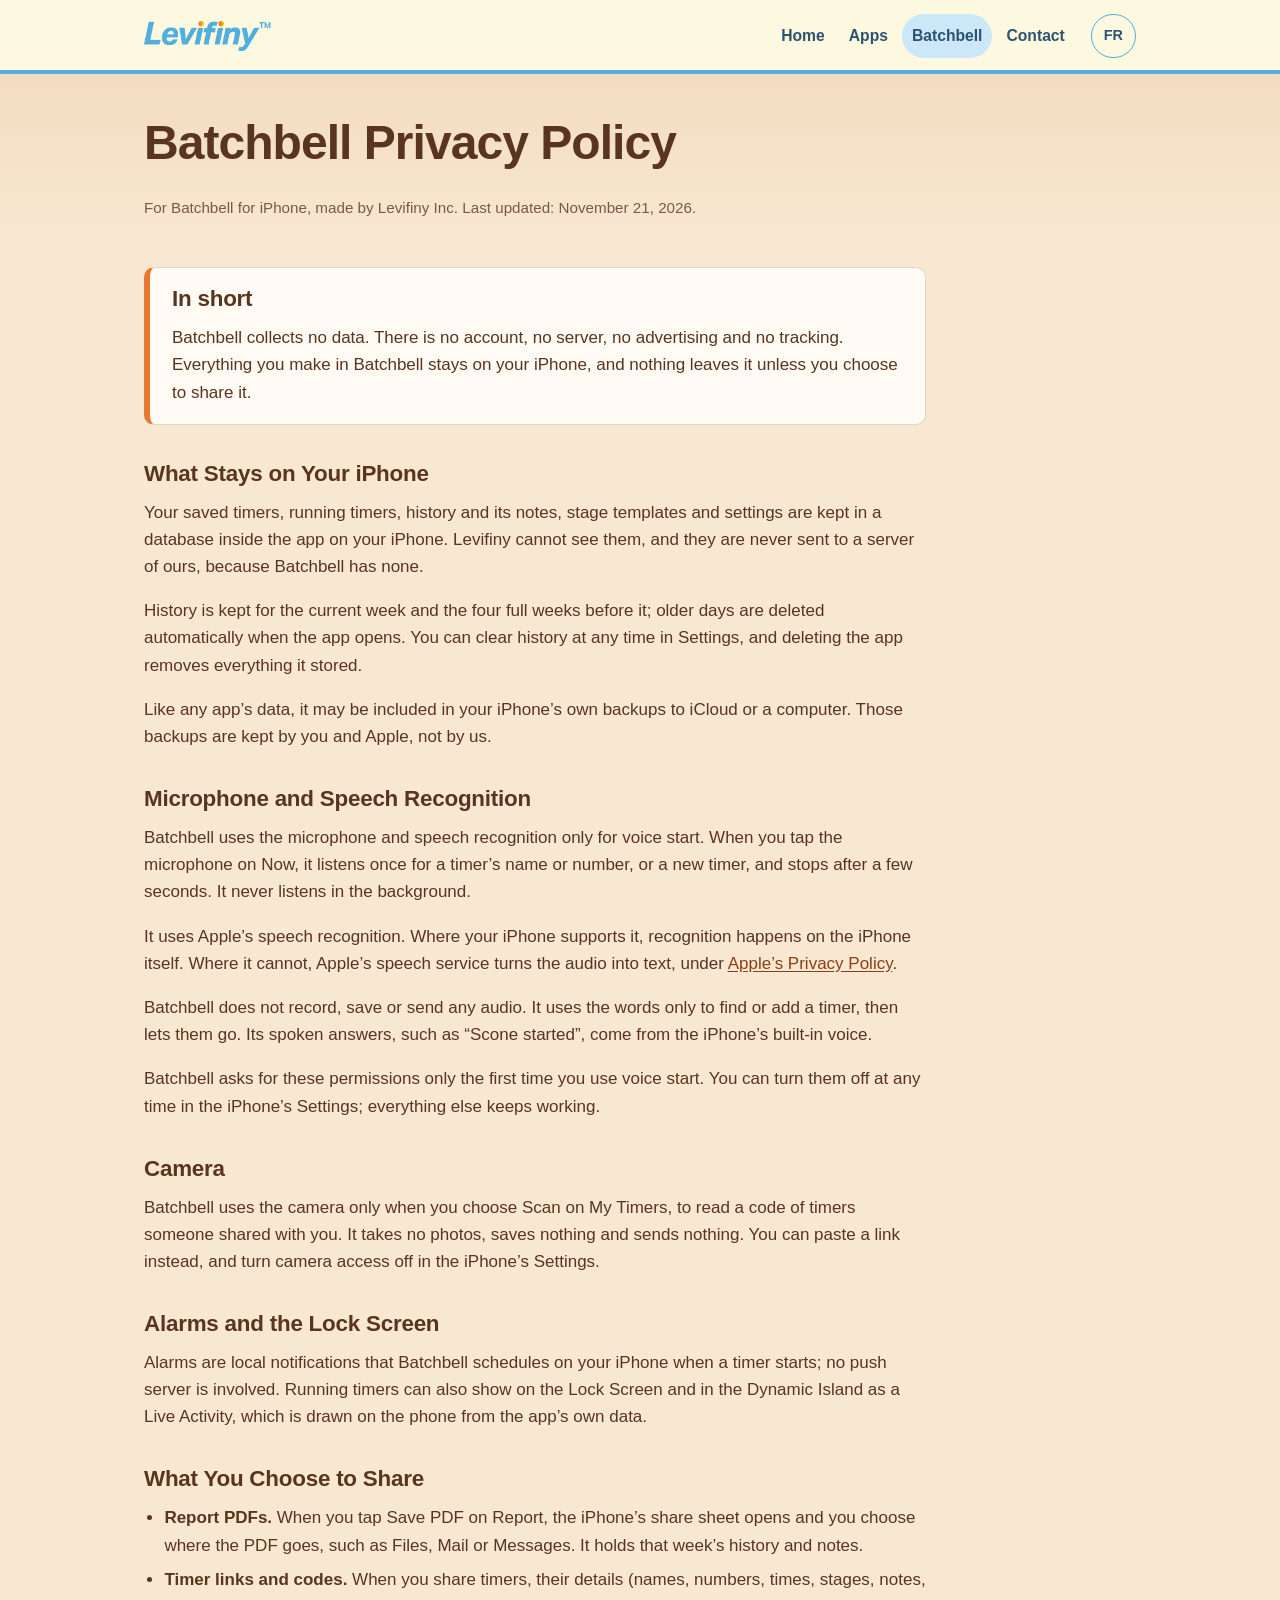
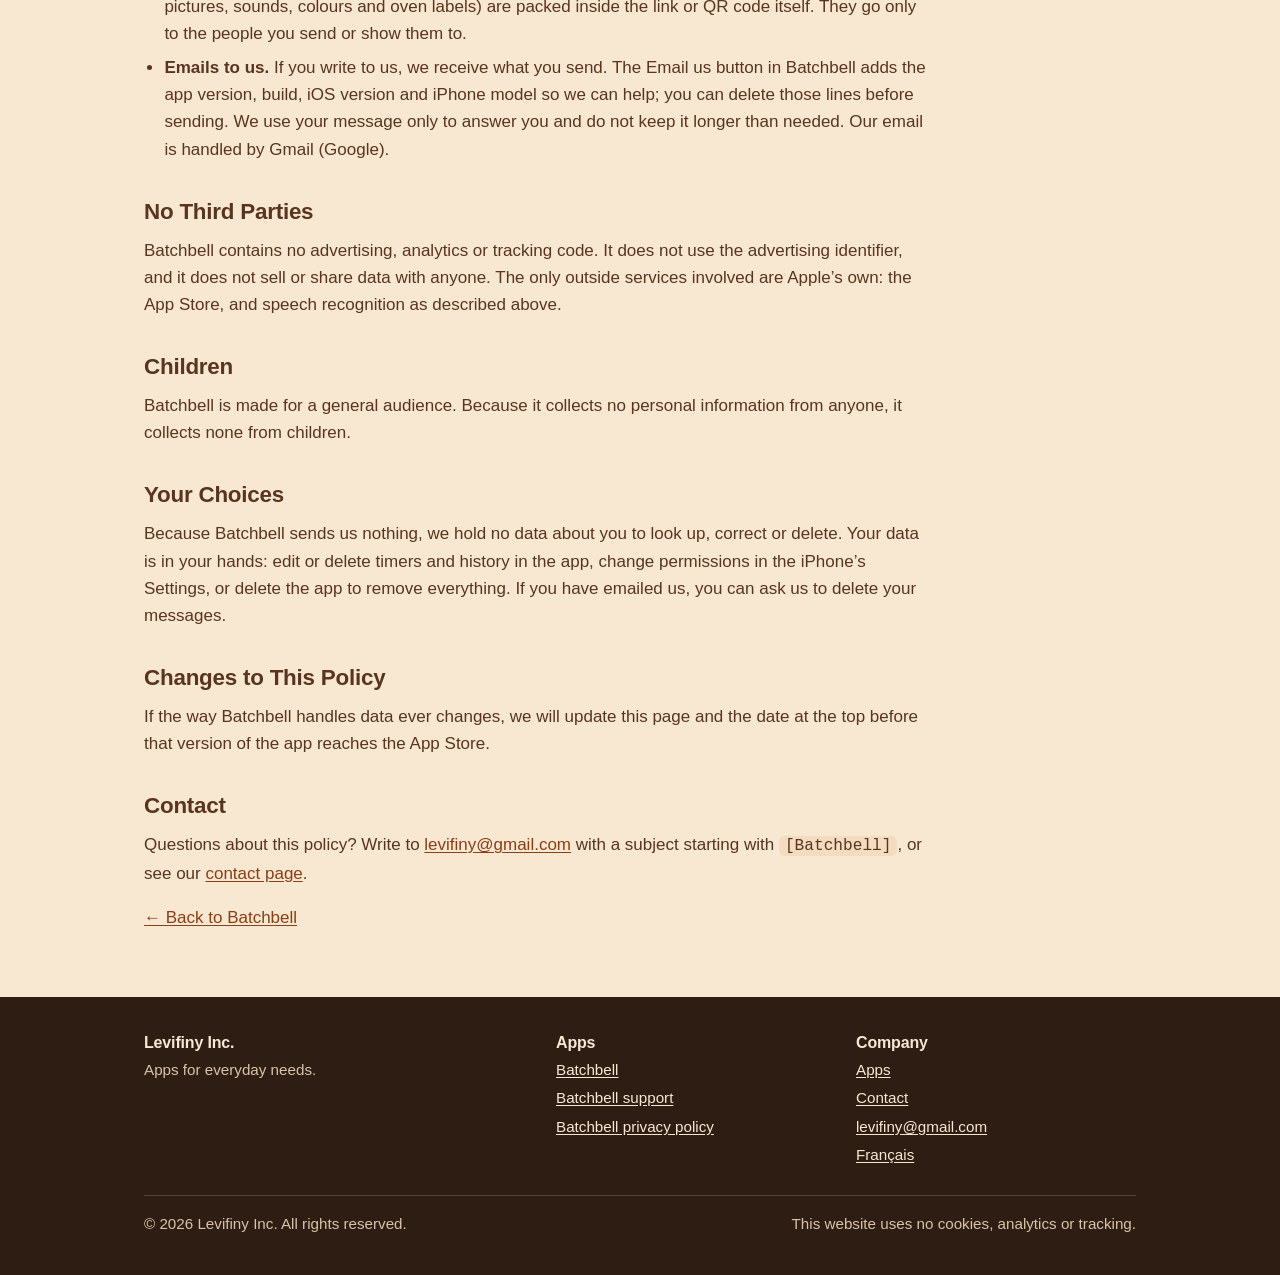
<file: batchbell/privacy/index.html>
<!doctype html>
<html lang="en-CA">
<head>
<meta charset="utf-8">
<meta name="viewport" content="width=device-width, initial-scale=1">
<title>Batchbell Privacy Policy · Levifiny Inc.</title>
<meta name="description" content="Batchbell collects no data. No account, no server, no tracking: timers, history and settings stay on your iPhone.">
<link rel="canonical" href="https://levifiny.com/batchbell/privacy/">
<link rel="alternate" hreflang="en" href="https://levifiny.com/batchbell/privacy/">
<link rel="alternate" hreflang="fr" href="https://levifiny.com/fr/batchbell/confidentialite/">
<link rel="alternate" hreflang="x-default" href="https://levifiny.com/batchbell/privacy/">
<link rel="icon" href="../../assets/img/favicon.svg" type="image/svg+xml">
<link rel="apple-touch-icon" href="../../assets/img/levifiny-icon.png">
<meta name="theme-color" content="#F8E8D2">
<link rel="stylesheet" href="../../assets/site.css">
</head>
<body class="bb">
<a class="skip" href="#main">Skip to content</a>
<header class="site-header">
  <div class="wrap">
    <a class="brand" href="../../" aria-label="Levifiny home"><img src="../../assets/img/levifiny-wordmark.png" alt="Levifiny" width="127" height="30"></a>
    <nav class="nav" aria-label="Main">
      <a href="../../">Home</a>
      <a href="../../apps/">Apps</a>
      <a href="../../batchbell/" aria-current="page">Batchbell</a>
      <a href="../../contact/">Contact</a>
    </nav>
    <a class="lang" href="../../fr/batchbell/confidentialite/" hreflang="fr" lang="fr" title="Lire cette page en français" aria-label="Français">FR</a>
  </div>
</header>
<main id="main">
<section class="hero short">
  <div class="wrap">
    <h1>Batchbell Privacy Policy</h1>
    <p class="meta">For Batchbell for iPhone, made by Levifiny Inc. Last updated: November 21, 2026.</p>
  </div>
</section>

<section class="section" style="padding-top:8px">
  <div class="wrap"><div class="prose">
    <div class="summary-box">
      <h2 style="margin-top:0">In short</h2>
      <p>Batchbell collects no data. There is no account, no server, no advertising and no tracking. Everything you make in Batchbell stays on your iPhone, and nothing leaves it unless you choose to share it.</p>
    </div>
    <h2>What Stays on Your iPhone</h2>
    <p>Your saved timers, running timers, history and its notes, stage templates and settings are kept in a database inside the app on your iPhone. Levifiny cannot see them, and they are never sent to a server of ours, because Batchbell has none.</p>
    <p>History is kept for the current week and the four full weeks before it; older days are deleted automatically when the app opens. You can clear history at any time in Settings, and deleting the app removes everything it stored.</p>
    <p>Like any app’s data, it may be included in your iPhone’s own backups to iCloud or a computer. Those backups are kept by you and Apple, not by us.</p>

    <h2>Microphone and Speech Recognition</h2>
    <p>Batchbell uses the microphone and speech recognition only for voice start. When you tap the microphone on Now, it listens once for a timer’s name or number, or a new timer, and stops after a few seconds. It never listens in the background.</p>
    <p>It uses Apple’s speech recognition. Where your iPhone supports it, recognition happens on the iPhone itself. Where it cannot, Apple’s speech service turns the audio into text, under <a href="https://www.apple.com/legal/privacy/">Apple’s Privacy Policy</a>.</p>
    <p>Batchbell does not record, save or send any audio. It uses the words only to find or add a timer, then lets them go. Its spoken answers, such as “Scone started”, come from the iPhone’s built-in voice.</p>
    <p>Batchbell asks for these permissions only the first time you use voice start. You can turn them off at any time in the iPhone’s Settings; everything else keeps working.</p>

    <h2>Camera</h2>
    <p>Batchbell uses the camera only when you choose Scan on My Timers, to read a code of timers someone shared with you. It takes no photos, saves nothing and sends nothing. You can paste a link instead, and turn camera access off in the iPhone’s Settings.</p>

    <h2>Alarms and the Lock Screen</h2>
    <p>Alarms are local notifications that Batchbell schedules on your iPhone when a timer starts; no push server is involved. Running timers can also show on the Lock Screen and in the Dynamic Island as a Live Activity, which is drawn on the phone from the app’s own data.</p>

    <h2>What You Choose to Share</h2>
    <ul>
      <li><strong>Report PDFs.</strong> When you tap Save PDF on Report, the iPhone’s share sheet opens and you choose where the PDF goes, such as Files, Mail or Messages. It holds that week’s history and notes.</li>
      <li><strong>Timer links and codes.</strong> When you share timers, their details (names, numbers, times, stages, notes, pictures, sounds, colours and oven labels) are packed inside the link or QR code itself. They go only to the people you send or show them to.</li>
      <li><strong>Emails to us.</strong> If you write to us, we receive what you send. The Email us button in Batchbell adds the app version, build, iOS version and iPhone model so we can help; you can delete those lines before sending. We use your message only to answer you and do not keep it longer than needed. Our email is handled by Gmail (Google).</li>
    </ul>

    <h2>No Third Parties</h2>
    <p>Batchbell contains no advertising, analytics or tracking code. It does not use the advertising identifier, and it does not sell or share data with anyone. The only outside services involved are Apple’s own: the App Store, and speech recognition as described above.</p>

    <h2>Children</h2>
    <p>Batchbell is made for a general audience. Because it collects no personal information from anyone, it collects none from children.</p>

    <h2>Your Choices</h2>
    <p>Because Batchbell sends us nothing, we hold no data about you to look up, correct or delete. Your data is in your hands: edit or delete timers and history in the app, change permissions in the iPhone’s Settings, or delete the app to remove everything. If you have emailed us, you can ask us to delete your messages.</p>

    <h2>Changes to This Policy</h2>
    <p>If the way Batchbell handles data ever changes, we will update this page and the date at the top before that version of the app reaches the App Store.</p>

    <h2>Contact</h2>
    <p>Questions about this policy? Write to <a href="mailto:levifiny@gmail.com?subject=%5BBatchbell%5D%20Privacy">levifiny@gmail.com</a> with a subject starting with <code class="subject">[Batchbell]</code>, or see our <a href="../../contact/">contact page</a>.</p>
    <p><a href="../../batchbell/">← Back to Batchbell</a></p>
  </div></div>
</section>
</main>
<footer class="site-footer">
  <div class="wrap">
    <div class="cols">
      <div>
        <h2>Levifiny Inc.</h2>
        <p class="small">Apps for everyday needs.</p>
      </div>
      <div>
        <h2>Apps</h2>
        <ul>
          <li><a href="../../batchbell/">Batchbell</a></li>
          <li><a href="../../batchbell/#support">Batchbell support</a></li>
          <li><a href="../../batchbell/privacy/">Batchbell privacy policy</a></li>
        </ul>
      </div>
      <div>
        <h2>Company</h2>
        <ul>
          <li><a href="../../apps/">Apps</a></li>
          <li><a href="../../contact/">Contact</a></li>
          <li><a href="mailto:levifiny@gmail.com">levifiny@gmail.com</a></li>
          <li><a href="../../fr/batchbell/confidentialite/" hreflang="fr" lang="fr">Français</a></li>
        </ul>
      </div>
    </div>
    <div class="legal">
      <span>© 2026 Levifiny Inc. All rights reserved.</span>
      <span>This website uses no cookies, analytics or tracking.</span>
    </div>
  </div>
</footer>
</body>
</html>
</file>
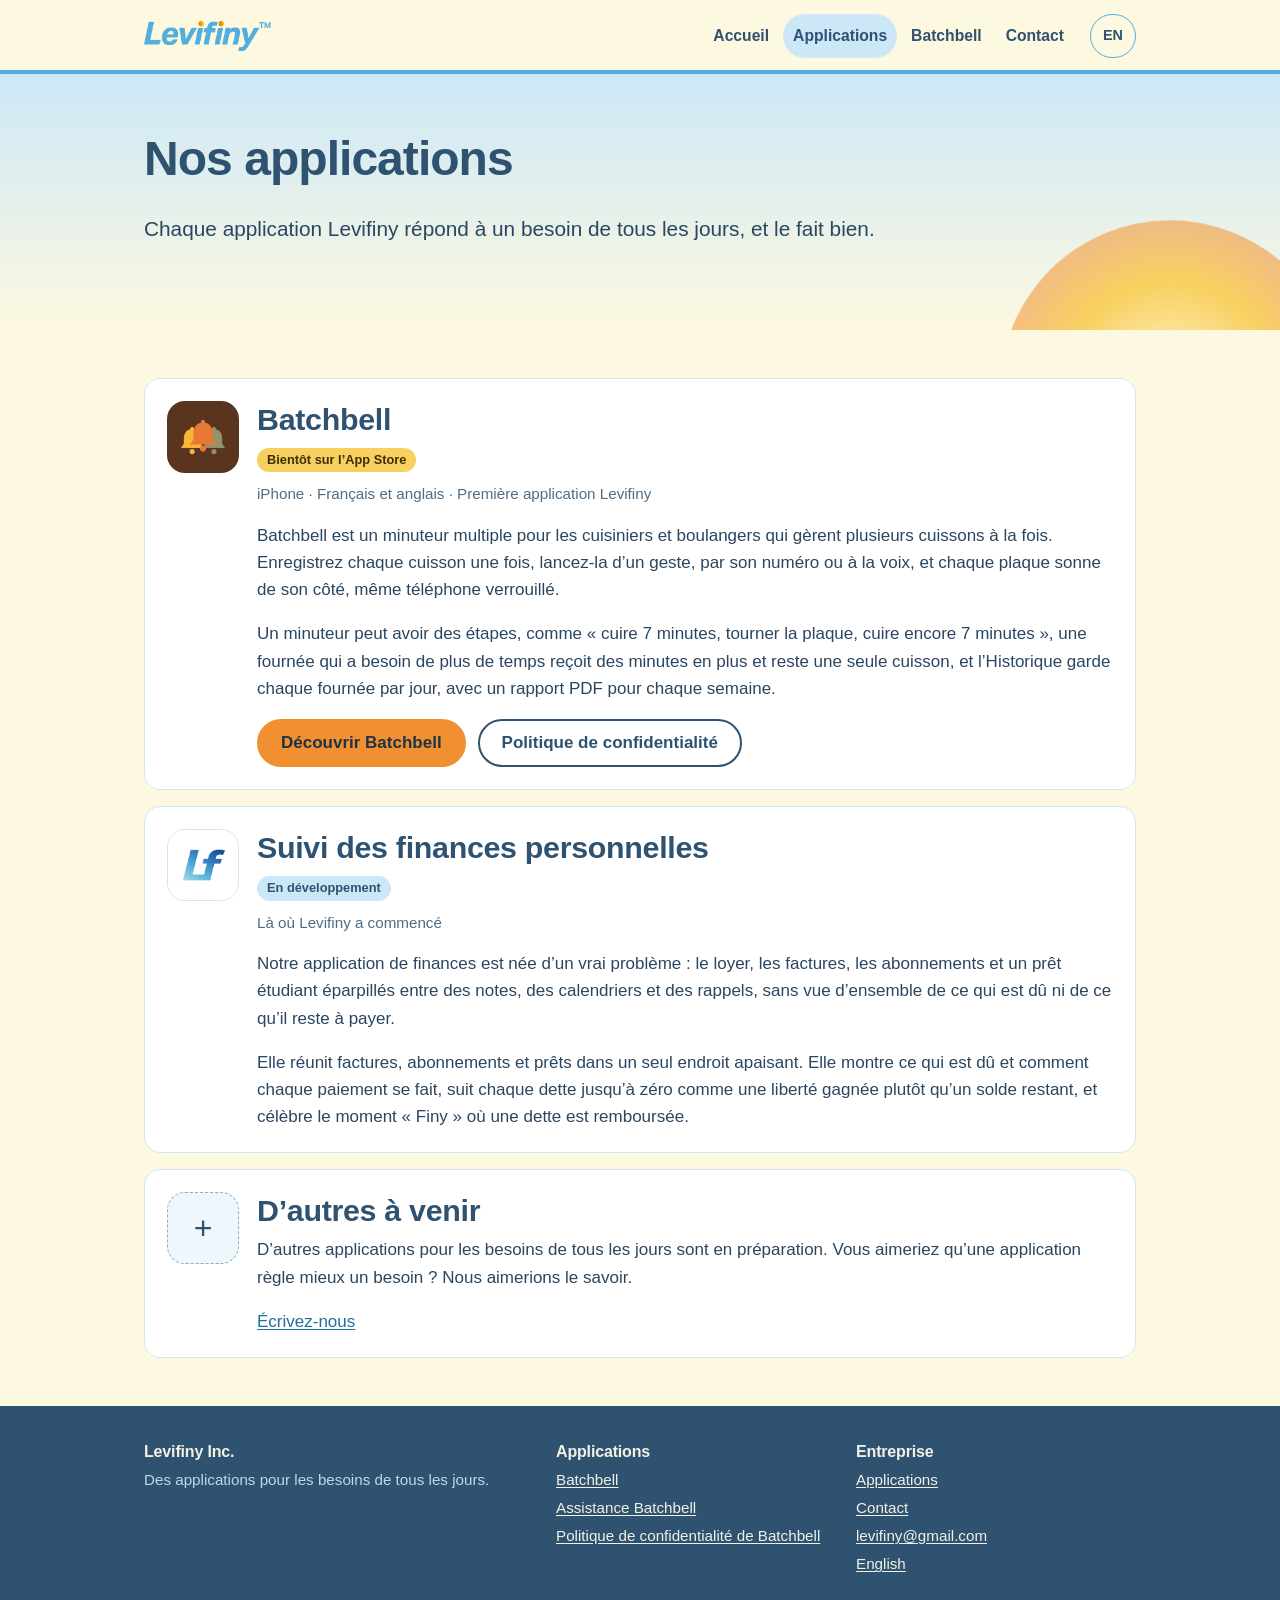
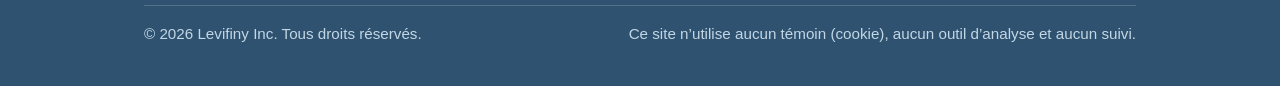
<file: fr/applications/index.html>
<!doctype html>
<html lang="fr-CA">
<head>
<meta charset="utf-8">
<meta name="viewport" content="width=device-width, initial-scale=1">
<title>Applications · Levifiny Inc.</title>
<meta name="description" content="Les applications de Levifiny Inc. : Batchbell, un minuteur multiple pour les cuisiniers et boulangers, et un outil de suivi des finances personnelles en développement.">
<link rel="canonical" href="https://levifiny.com/fr/applications/">
<link rel="alternate" hreflang="en" href="https://levifiny.com/apps/">
<link rel="alternate" hreflang="fr" href="https://levifiny.com/fr/applications/">
<link rel="alternate" hreflang="x-default" href="https://levifiny.com/apps/">
<link rel="icon" href="../../assets/img/favicon.svg" type="image/svg+xml">
<link rel="apple-touch-icon" href="../../assets/img/levifiny-icon.png">
<meta name="theme-color" content="#FDF8E0">
<link rel="stylesheet" href="../../assets/site.css">
</head>
<body>
<a class="skip" href="#main">Aller au contenu</a>
<header class="site-header">
  <div class="wrap">
    <a class="brand" href="../../fr/" aria-label="Accueil Levifiny"><img src="../../assets/img/levifiny-wordmark.png" alt="Levifiny" width="127" height="30"></a>
    <nav class="nav" aria-label="Principal">
      <a href="../../fr/">Accueil</a>
      <a href="../../fr/applications/" aria-current="page">Applications</a>
      <a href="../../fr/batchbell/">Batchbell</a>
      <a href="../../fr/contact/">Contact</a>
    </nav>
    <a class="lang" href="../../apps/" hreflang="en" lang="en" title="Read this page in English" aria-label="English">EN</a>
  </div>
</header>
<main id="main">
<section class="hero sunrise">
  <div class="wrap">
    <h1>Nos applications</h1>
    <p class="lead">Chaque application Levifiny répond à un besoin de tous les jours, et le fait bien.</p>
  </div>
</section>

<section class="section">
  <div class="wrap grid">
    <article class="card app" id="batchbell">
      <img class="app-icon" src="../../assets/img/batchbell-icon.png" alt="" width="72" height="72">
      <div class="app-body">
        <h2>Batchbell</h2>
        <span class="badge">Bientôt sur l’App Store</span>
        <p class="meta">iPhone · Français et anglais · Première application Levifiny</p>
        <p>Batchbell est un minuteur multiple pour les cuisiniers et boulangers qui gèrent plusieurs cuissons à la fois. Enregistrez chaque cuisson une fois, lancez-la d’un geste, par son numéro ou à la voix, et chaque plaque sonne de son côté, même téléphone verrouillé.</p>
        <p>Un minuteur peut avoir des étapes, comme « cuire 7 minutes, tourner la plaque, cuire encore 7 minutes », une fournée qui a besoin de plus de temps reçoit des minutes en plus et reste une seule cuisson, et l’Historique garde chaque fournée par jour, avec un rapport PDF pour chaque semaine.</p>
        <div class="actions">
          <a class="btn" href="../../fr/batchbell/">Découvrir Batchbell</a>
          <a class="btn secondary" href="../../fr/batchbell/confidentialite/">Politique de confidentialité</a>
        </div>
      </div>
    </article>

    <article class="card app" id="finance">
      <img class="app-icon framed" src="../../assets/img/levifiny-icon.png" alt="" width="72" height="72">
      <div class="app-body">
        <h2>Suivi des finances personnelles</h2>
        <span class="badge quiet">En développement</span>
        <p class="meta">Là où Levifiny a commencé</p>
        <p>Notre application de finances est née d’un vrai problème : le loyer, les factures, les abonnements et un prêt étudiant éparpillés entre des notes, des calendriers et des rappels, sans vue d’ensemble de ce qui est dû ni de ce qu’il reste à payer.</p>
        <p>Elle réunit factures, abonnements et prêts dans un seul endroit apaisant. Elle montre ce qui est dû et comment chaque paiement se fait, suit chaque dette jusqu’à zéro comme une liberté gagnée plutôt qu’un solde restant, et célèbre le moment « Finy » où une dette est remboursée.</p>
      </div>
    </article>

    <article class="card app" id="more">
      <div class="app-icon more" aria-hidden="true">+</div>
      <div class="app-body">
        <h2>D’autres à venir</h2>
        <p>D’autres applications pour les besoins de tous les jours sont en préparation. Vous aimeriez qu’une application règle mieux un besoin ? Nous aimerions le savoir.</p>
        <a href="../../fr/contact/">Écrivez-nous</a>
      </div>
    </article>
  </div>
</section>
</main>
<footer class="site-footer">
  <div class="wrap">
    <div class="cols">
      <div>
        <h2>Levifiny Inc.</h2>
        <p class="small">Des applications pour les besoins de tous les jours.</p>
      </div>
      <div>
        <h2>Applications</h2>
        <ul>
          <li><a href="../../fr/batchbell/">Batchbell</a></li>
          <li><a href="../../fr/batchbell/#support">Assistance Batchbell</a></li>
          <li><a href="../../fr/batchbell/confidentialite/">Politique de confidentialité de Batchbell</a></li>
        </ul>
      </div>
      <div>
        <h2>Entreprise</h2>
        <ul>
          <li><a href="../../fr/applications/">Applications</a></li>
          <li><a href="../../fr/contact/">Contact</a></li>
          <li><a href="mailto:levifiny@gmail.com">levifiny@gmail.com</a></li>
          <li><a href="../../apps/" hreflang="en" lang="en">English</a></li>
        </ul>
      </div>
    </div>
    <div class="legal">
      <span>© 2026 Levifiny Inc. Tous droits réservés.</span>
      <span>Ce site n’utilise aucun témoin (cookie), aucun outil d’analyse et aucun suivi.</span>
    </div>
  </div>
</footer>
</body>
</html>
</file>
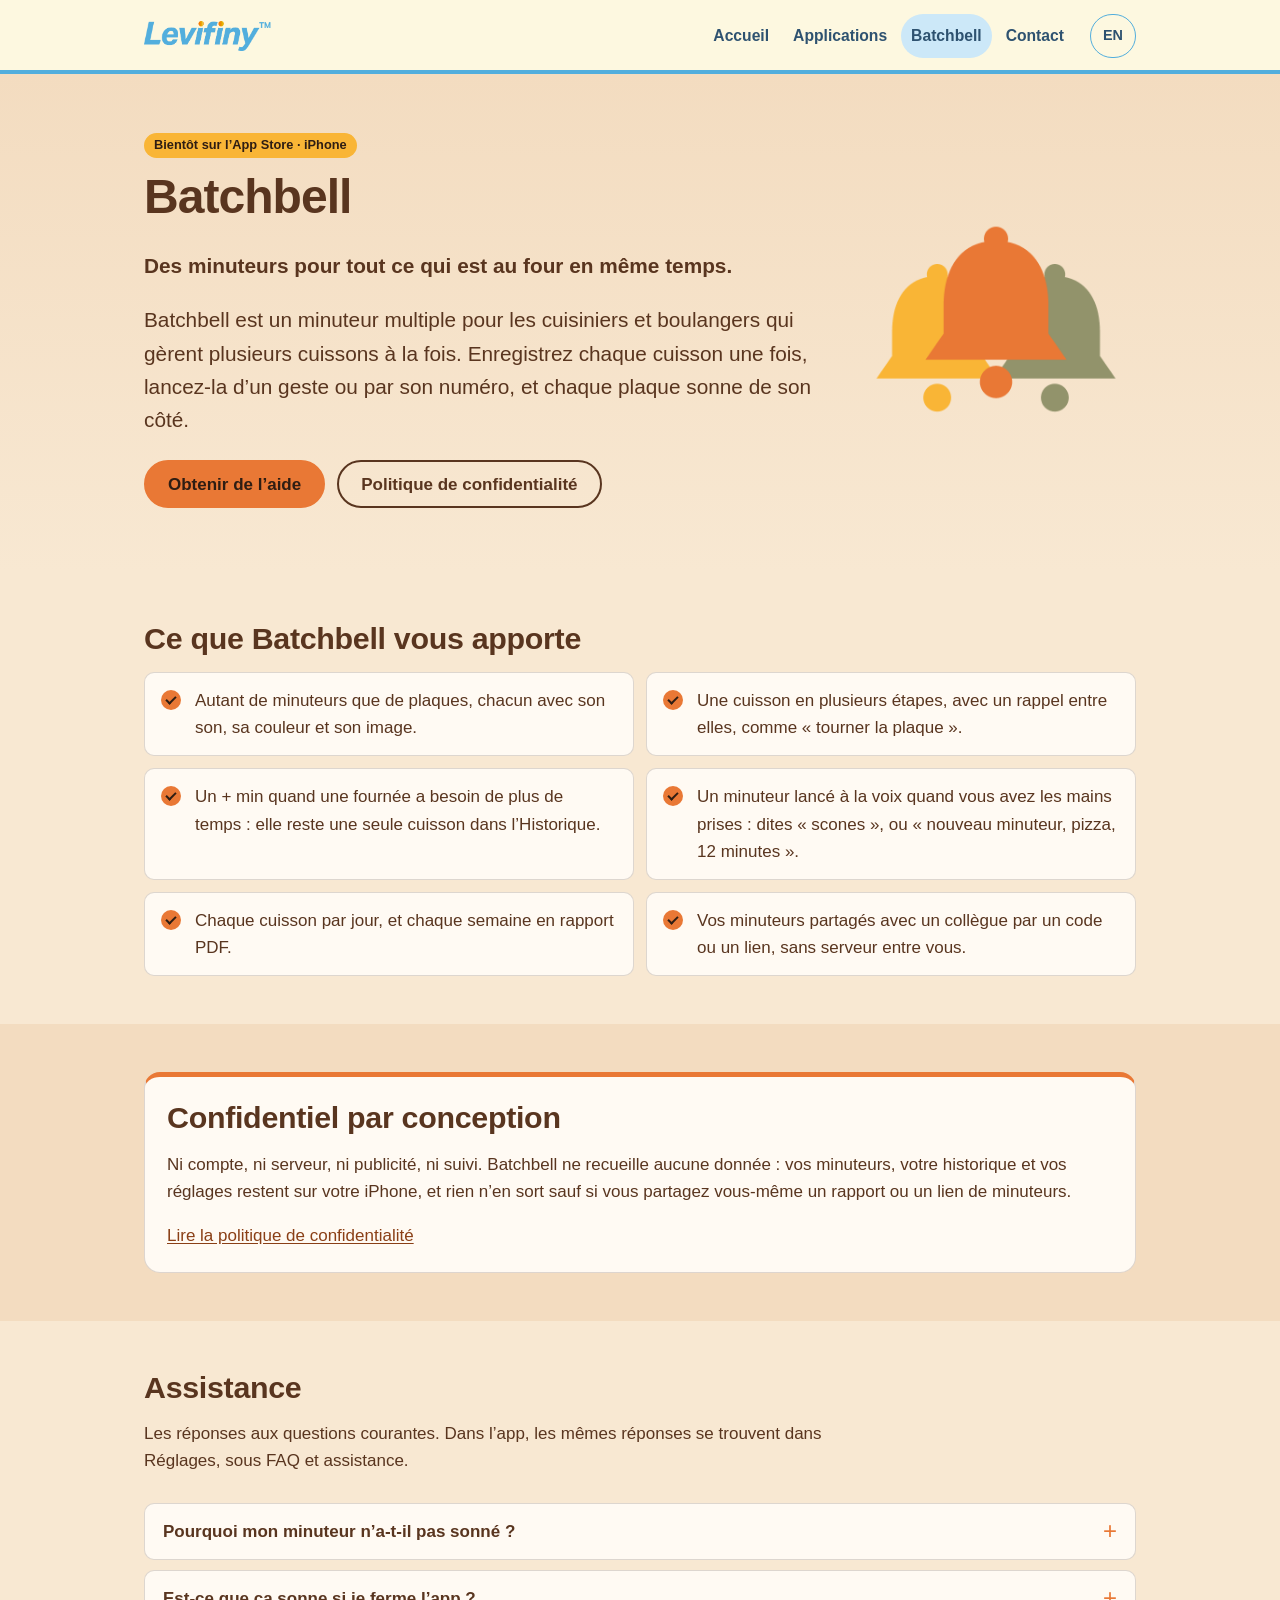
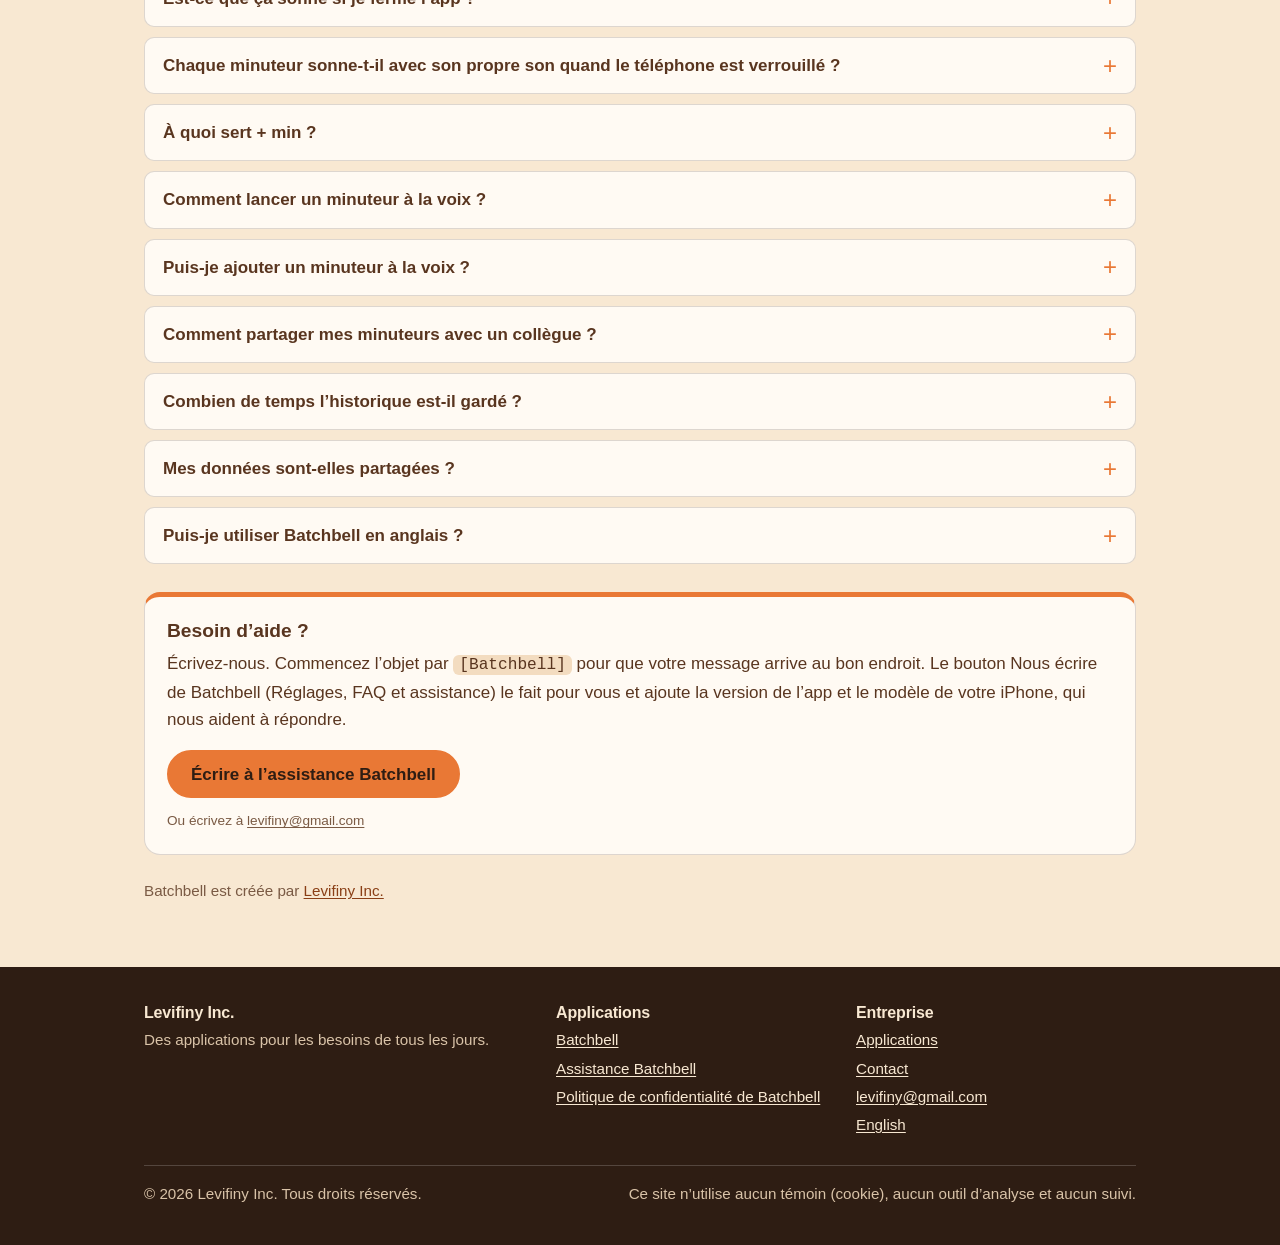
<file: fr/batchbell/index.html>
<!doctype html>
<html lang="fr-CA">
<head>
<meta charset="utf-8">
<meta name="viewport" content="width=device-width, initial-scale=1">
<title>Batchbell · Minuteur multiple pour cuisiniers et boulangers</title>
<meta name="description" content="Batchbell est un minuteur multiple pour iPhone, pour les cuisiniers et boulangers qui gèrent plusieurs cuissons à la fois. Assistance, FAQ et confidentialité.">
<link rel="canonical" href="https://levifiny.com/fr/batchbell/">
<link rel="alternate" hreflang="en" href="https://levifiny.com/batchbell/">
<link rel="alternate" hreflang="fr" href="https://levifiny.com/fr/batchbell/">
<link rel="alternate" hreflang="x-default" href="https://levifiny.com/batchbell/">
<link rel="icon" href="../../assets/img/favicon.svg" type="image/svg+xml">
<link rel="apple-touch-icon" href="../../assets/img/levifiny-icon.png">
<meta name="theme-color" content="#F8E8D2">
<link rel="stylesheet" href="../../assets/site.css">
</head>
<body class="bb">
<a class="skip" href="#main">Aller au contenu</a>
<header class="site-header">
  <div class="wrap">
    <a class="brand" href="../../fr/" aria-label="Accueil Levifiny"><img src="../../assets/img/levifiny-wordmark.png" alt="Levifiny" width="127" height="30"></a>
    <nav class="nav" aria-label="Principal">
      <a href="../../fr/">Accueil</a>
      <a href="../../fr/applications/">Applications</a>
      <a href="../../fr/batchbell/" aria-current="page">Batchbell</a>
      <a href="../../fr/contact/">Contact</a>
    </nav>
    <a class="lang" href="../../batchbell/" hreflang="en" lang="en" title="Read this page in English" aria-label="English">EN</a>
  </div>
</header>
<main id="main">
<section class="hero bb-hero">
  <div class="wrap">
    <img class="bells" src="../../assets/img/batchbell-bells.png" alt="Le logo de Batchbell : trois cloches or, terre cuite et olive" width="280" height="280">
    <div>
      <span class="badge">Bientôt sur l’App Store · iPhone</span>
      <h1>Batchbell</h1>
      <p class="lead"><strong>Des minuteurs pour tout ce qui est au four en même temps.</strong></p>
      <p class="lead">Batchbell est un minuteur multiple pour les cuisiniers et boulangers qui gèrent plusieurs cuissons à la fois. Enregistrez chaque cuisson une fois, lancez-la d’un geste ou par son numéro, et chaque plaque sonne de son côté.</p>
      <div class="actions">
        <a class="btn" href="#support">Obtenir de l’aide</a>
        <a class="btn secondary" href="../../fr/batchbell/confidentialite/">Politique de confidentialité</a>
      </div>
    </div>
  </div>
</section>

<section class="section">
  <div class="wrap">
    <h2>Ce que Batchbell vous apporte</h2>
    <ul class="ticks cols">
      <li>Autant de minuteurs que de plaques, chacun avec son son, sa couleur et son image.</li>
      <li>Une cuisson en plusieurs étapes, avec un rappel entre elles, comme « tourner la plaque ».</li>
      <li>Un + min quand une fournée a besoin de plus de temps : elle reste une seule cuisson dans l’Historique.</li>
      <li>Un minuteur lancé à la voix quand vous avez les mains prises : dites « scones », ou « nouveau minuteur, pizza, 12 minutes ».</li>
      <li>Chaque cuisson par jour, et chaque semaine en rapport PDF.</li>
      <li>Vos minuteurs partagés avec un collègue par un code ou un lien, sans serveur entre vous.</li>
    </ul>
  </div>
</section>

<section class="section tint">
  <div class="wrap">
    <div class="card accent">
      <h2>Confidentiel par conception</h2>
      <p>Ni compte, ni serveur, ni publicité, ni suivi. Batchbell ne recueille aucune donnée : vos minuteurs, votre historique et vos réglages restent sur votre iPhone, et rien n’en sort sauf si vous partagez vous-même un rapport ou un lien de minuteurs.</p>
      <a href="../../fr/batchbell/confidentialite/">Lire la politique de confidentialité</a>
    </div>
  </div>
</section>

<section class="section" id="support">
  <div class="wrap">
    <h2>Assistance</h2>
    <p class="section-intro">Les réponses aux questions courantes. Dans l’app, les mêmes réponses se trouvent dans Réglages, sous FAQ et assistance.</p>
    <div class="faq">
      <details><summary>Pourquoi mon minuteur n’a-t-il pas sonné ?</summary><p>Téléphone verrouillé ou dans une autre app, Batchbell sonne par une notification. Les notifications doivent être autorisées, le mode Silence désactivé, la sonnerie montée et aucune concentration active. Utilisez Tester une alarme dans Réglages pour vérifier.</p></details>
      <details><summary>Est-ce que ça sonne si je ferme l’app ?</summary><p>Oui. Chaque minuteur confie ses alarmes au téléphone dès son lancement : elles sonnent même si Batchbell est fermée.</p></details>
      <details><summary>Chaque minuteur sonne-t-il avec son propre son quand le téléphone est verrouillé ?</summary><p>Oui. Chaque minuteur sonne avec le son choisi pour lui, dans l’app comme sur l’écran verrouillé. Si vous n’entendez rien, désactivez le mode Silence et montez Sonnerie et alertes dans Réglages, Sons et vibrations.</p></details>
      <details><summary>À quoi sert + min ?</summary><p>Quand une cuisson a besoin de plus de temps, touchez + min sur sa carte et choisissez +1, +2, +5 ou votre propre nombre. Le temps s’ajoute à la même fournée : l’Historique n’affiche qu’une cuisson.</p></details>
      <details><summary>Comment lancer un minuteur à la voix ?</summary><p>Dans En cours, touchez le micro et dites le nom ou le numéro du minuteur, par exemple « scones » ou « numéro un ». Batchbell demande « Lancer Scone, 18 minutes ? » : dites oui pour le lancer tout de suite ou non pour arrêter ; si vous ne dites rien, il démarre tout seul après 5 secondes. Si plusieurs minuteurs correspondent, il les lit à voix haute : dites celui que vous voulez, ou touchez-le.</p></details>
      <details><summary>Puis-je ajouter un minuteur à la voix ?</summary><p>Oui, quand on n’a pas le temps de taper. Dans En cours, touchez le micro et dites « nouveau minuteur », son nom et sa durée, par exemple « nouveau minuteur, pizza, 12 minutes ». Batchbell demande ce qui manque, puis le lance après 5 secondes, sauf si vous dites non. Modifiez le reste plus tard dans Mes minuteurs.</p></details>
      <details><summary>Comment partager mes minuteurs avec un collègue ?</summary><p>Dans Mes minuteurs, touchez Partager, choisissez les minuteurs, puis montrez le code à scanner avec l’appareil photo de l’iPhone (ou Scanner dans Mes minuteurs), ou touchez Envoyer le lien pour l’envoyer par message. Votre collègue voit les minuteurs avant d’ajouter ceux qu’il veut. Rien ne passe par un serveur : les minuteurs sont dans le code.</p></details>
      <details><summary>Combien de temps l’historique est-il gardé ?</summary><p>Cette semaine et les 4 semaines complètes d’avant. Les jours plus anciens sont supprimés à l’ouverture de l’app. Enregistrez le PDF d’une semaine depuis Rapport pour la garder.</p></details>
      <details><summary>Mes données sont-elles partagées ?</summary><p>Non. Il n’y a ni compte ni serveur. Minuteurs, historique et réglages restent sur votre téléphone, et rien n’en sort sauf si vous partagez un rapport ou un lien de minuteurs, ou nous écrivez vous-même.</p></details>
      <details><summary>Puis-je utiliser Batchbell en anglais ?</summary><p>Oui. Choisissez English sous Langue dans Réglages.</p></details>
    </div>
    <div class="card accent" style="margin-top:28px">
      <h3>Besoin d’aide ?</h3>
      <p>Écrivez-nous. Commencez l’objet par <code class="subject">[Batchbell]</code> pour que votre message arrive au bon endroit. Le bouton Nous écrire de Batchbell (Réglages, FAQ et assistance) le fait pour vous et ajoute la version de l’app et le modèle de votre iPhone, qui nous aident à répondre.</p>
      <a class="btn" href="mailto:levifiny@gmail.com?subject=%5BBatchbell%5D%20Assistance">Écrire à l’assistance Batchbell</a>
      <p class="or-write">Ou écrivez à <a href="mailto:levifiny@gmail.com?subject=%5BBatchbell%5D%20Assistance">levifiny@gmail.com</a></p>
    </div>
    <p class="meta" style="margin-top:24px">Batchbell est créée par <a href="../../fr/">Levifiny Inc.</a></p>
  </div>
</section>
</main>
<footer class="site-footer">
  <div class="wrap">
    <div class="cols">
      <div>
        <h2>Levifiny Inc.</h2>
        <p class="small">Des applications pour les besoins de tous les jours.</p>
      </div>
      <div>
        <h2>Applications</h2>
        <ul>
          <li><a href="../../fr/batchbell/">Batchbell</a></li>
          <li><a href="../../fr/batchbell/#support">Assistance Batchbell</a></li>
          <li><a href="../../fr/batchbell/confidentialite/">Politique de confidentialité de Batchbell</a></li>
        </ul>
      </div>
      <div>
        <h2>Entreprise</h2>
        <ul>
          <li><a href="../../fr/applications/">Applications</a></li>
          <li><a href="../../fr/contact/">Contact</a></li>
          <li><a href="mailto:levifiny@gmail.com">levifiny@gmail.com</a></li>
          <li><a href="../../batchbell/" hreflang="en" lang="en">English</a></li>
        </ul>
      </div>
    </div>
    <div class="legal">
      <span>© 2026 Levifiny Inc. Tous droits réservés.</span>
      <span>Ce site n’utilise aucun témoin (cookie), aucun outil d’analyse et aucun suivi.</span>
    </div>
  </div>
</footer>
</body>
</html>
</file>
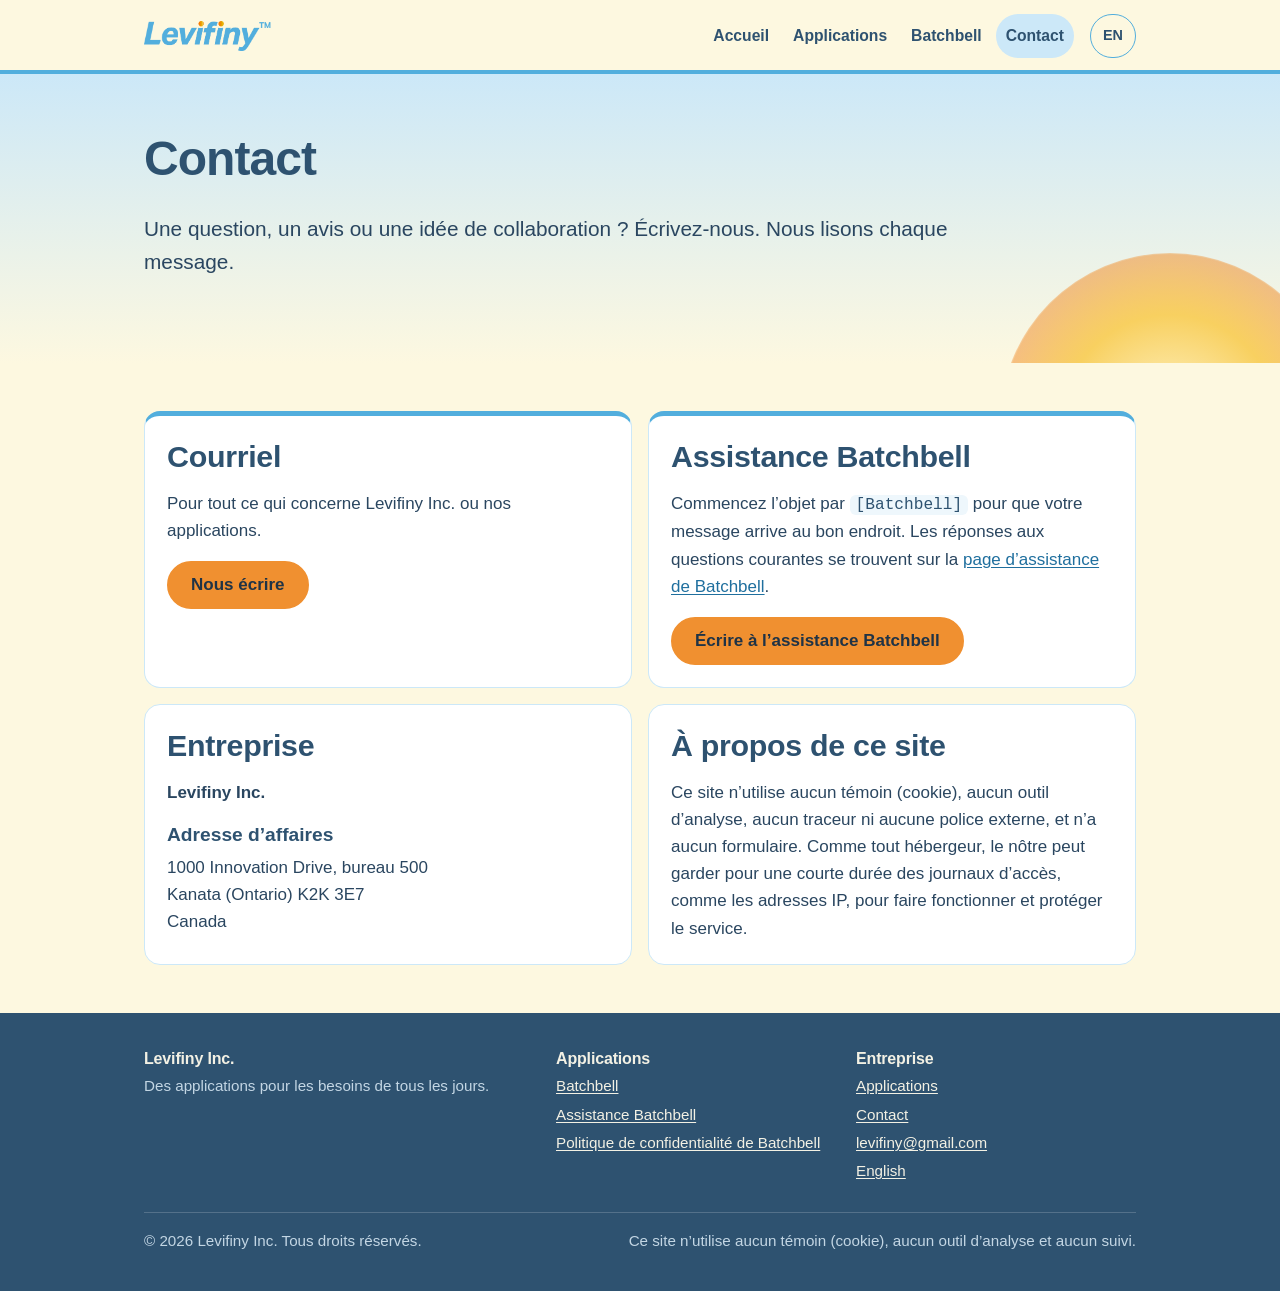
<file: fr/contact/index.html>
<!doctype html>
<html lang="fr-CA">
<head>
<meta charset="utf-8">
<meta name="viewport" content="width=device-width, initial-scale=1">
<title>Contact · Levifiny Inc.</title>
<meta name="description" content="Joindre Levifiny Inc. par courriel pour vos questions, l’assistance et les collaborations.">
<link rel="canonical" href="https://levifiny.com/fr/contact/">
<link rel="alternate" hreflang="en" href="https://levifiny.com/contact/">
<link rel="alternate" hreflang="fr" href="https://levifiny.com/fr/contact/">
<link rel="alternate" hreflang="x-default" href="https://levifiny.com/contact/">
<link rel="icon" href="../../assets/img/favicon.svg" type="image/svg+xml">
<link rel="apple-touch-icon" href="../../assets/img/levifiny-icon.png">
<meta name="theme-color" content="#FDF8E0">
<link rel="stylesheet" href="../../assets/site.css">
</head>
<body>
<a class="skip" href="#main">Aller au contenu</a>
<header class="site-header">
  <div class="wrap">
    <a class="brand" href="../../fr/" aria-label="Accueil Levifiny"><img src="../../assets/img/levifiny-wordmark.png" alt="Levifiny" width="127" height="30"></a>
    <nav class="nav" aria-label="Principal">
      <a href="../../fr/">Accueil</a>
      <a href="../../fr/applications/">Applications</a>
      <a href="../../fr/batchbell/">Batchbell</a>
      <a href="../../fr/contact/" aria-current="page">Contact</a>
    </nav>
    <a class="lang" href="../../contact/" hreflang="en" lang="en" title="Read this page in English" aria-label="English">EN</a>
  </div>
</header>
<main id="main">
<section class="hero sunrise">
  <div class="wrap">
    <h1>Contact</h1>
    <p class="lead">Une question, un avis ou une idée de collaboration ? Écrivez-nous. Nous lisons chaque message.</p>
  </div>
</section>

<section class="section">
  <div class="wrap grid two">
    <div class="card accent">
      <h2>Courriel</h2>
      <p>Pour tout ce qui concerne Levifiny Inc. ou nos applications.</p>
      <a class="btn" href="mailto:levifiny@gmail.com">Nous écrire</a>
    </div>
    <div class="card accent">
      <h2>Assistance Batchbell</h2>
      <p>Commencez l’objet par <code class="subject">[Batchbell]</code> pour que votre message arrive au bon endroit. Les réponses aux questions courantes se trouvent sur la <a href="../../fr/batchbell/#support">page d’assistance de Batchbell</a>.</p>
      <a class="btn" href="mailto:levifiny@gmail.com?subject=%5BBatchbell%5D%20Assistance">Écrire à l’assistance Batchbell</a>
    </div>
    <div class="card">
      <h2>Entreprise</h2>
      <p><strong>Levifiny Inc.</strong></p>
      <h3>Adresse d’affaires</h3>
      <address>1000 Innovation Drive, bureau 500<br>Kanata (Ontario)  K2K 3E7<br>Canada</address>
    </div>
    <div class="card">
      <h2>À propos de ce site</h2>
      <p>Ce site n’utilise aucun témoin (cookie), aucun outil d’analyse, aucun traceur ni aucune police externe, et n’a aucun formulaire. Comme tout hébergeur, le nôtre peut garder pour une courte durée des journaux d’accès, comme les adresses IP, pour faire fonctionner et protéger le service.</p>
    </div>
  </div>
</section>
</main>
<footer class="site-footer">
  <div class="wrap">
    <div class="cols">
      <div>
        <h2>Levifiny Inc.</h2>
        <p class="small">Des applications pour les besoins de tous les jours.</p>
      </div>
      <div>
        <h2>Applications</h2>
        <ul>
          <li><a href="../../fr/batchbell/">Batchbell</a></li>
          <li><a href="../../fr/batchbell/#support">Assistance Batchbell</a></li>
          <li><a href="../../fr/batchbell/confidentialite/">Politique de confidentialité de Batchbell</a></li>
        </ul>
      </div>
      <div>
        <h2>Entreprise</h2>
        <ul>
          <li><a href="../../fr/applications/">Applications</a></li>
          <li><a href="../../fr/contact/">Contact</a></li>
          <li><a href="mailto:levifiny@gmail.com">levifiny@gmail.com</a></li>
          <li><a href="../../contact/" hreflang="en" lang="en">English</a></li>
        </ul>
      </div>
    </div>
    <div class="legal">
      <span>© 2026 Levifiny Inc. Tous droits réservés.</span>
      <span>Ce site n’utilise aucun témoin (cookie), aucun outil d’analyse et aucun suivi.</span>
    </div>
  </div>
</footer>
</body>
</html>
</file>
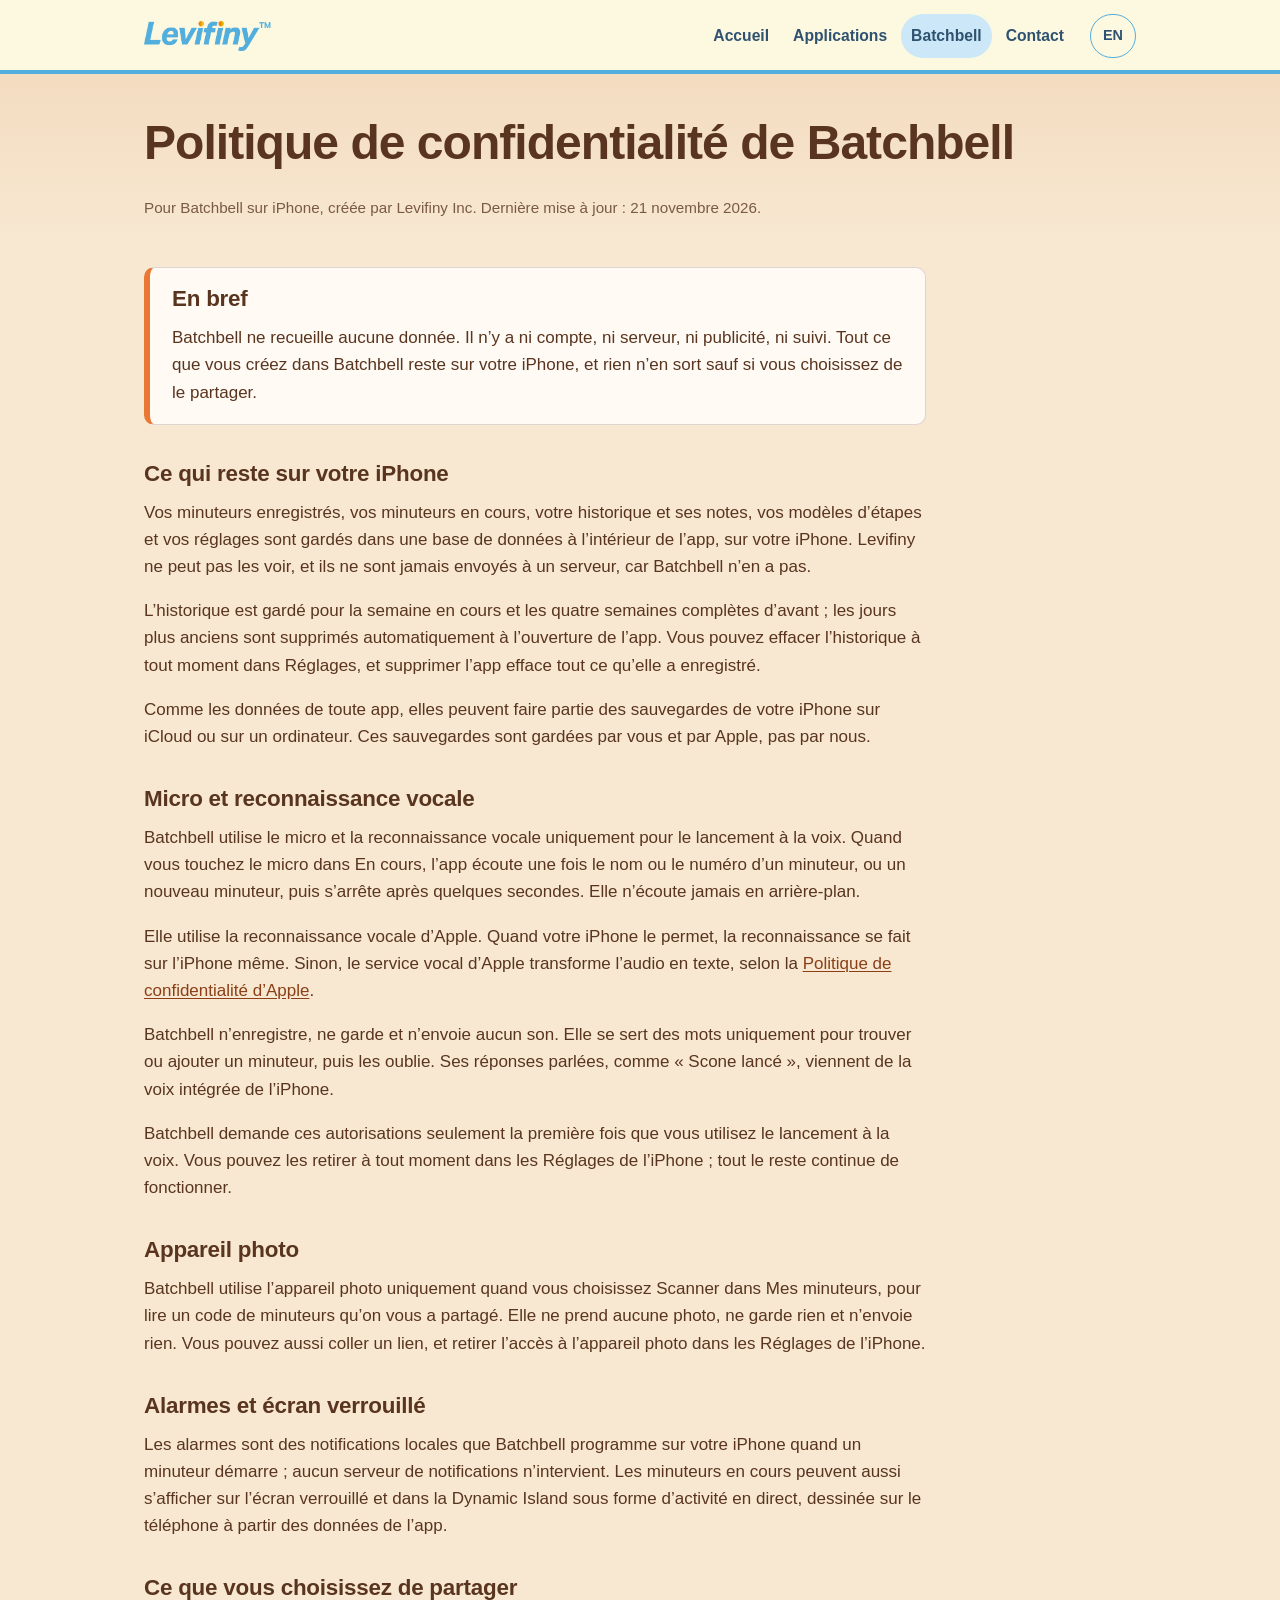
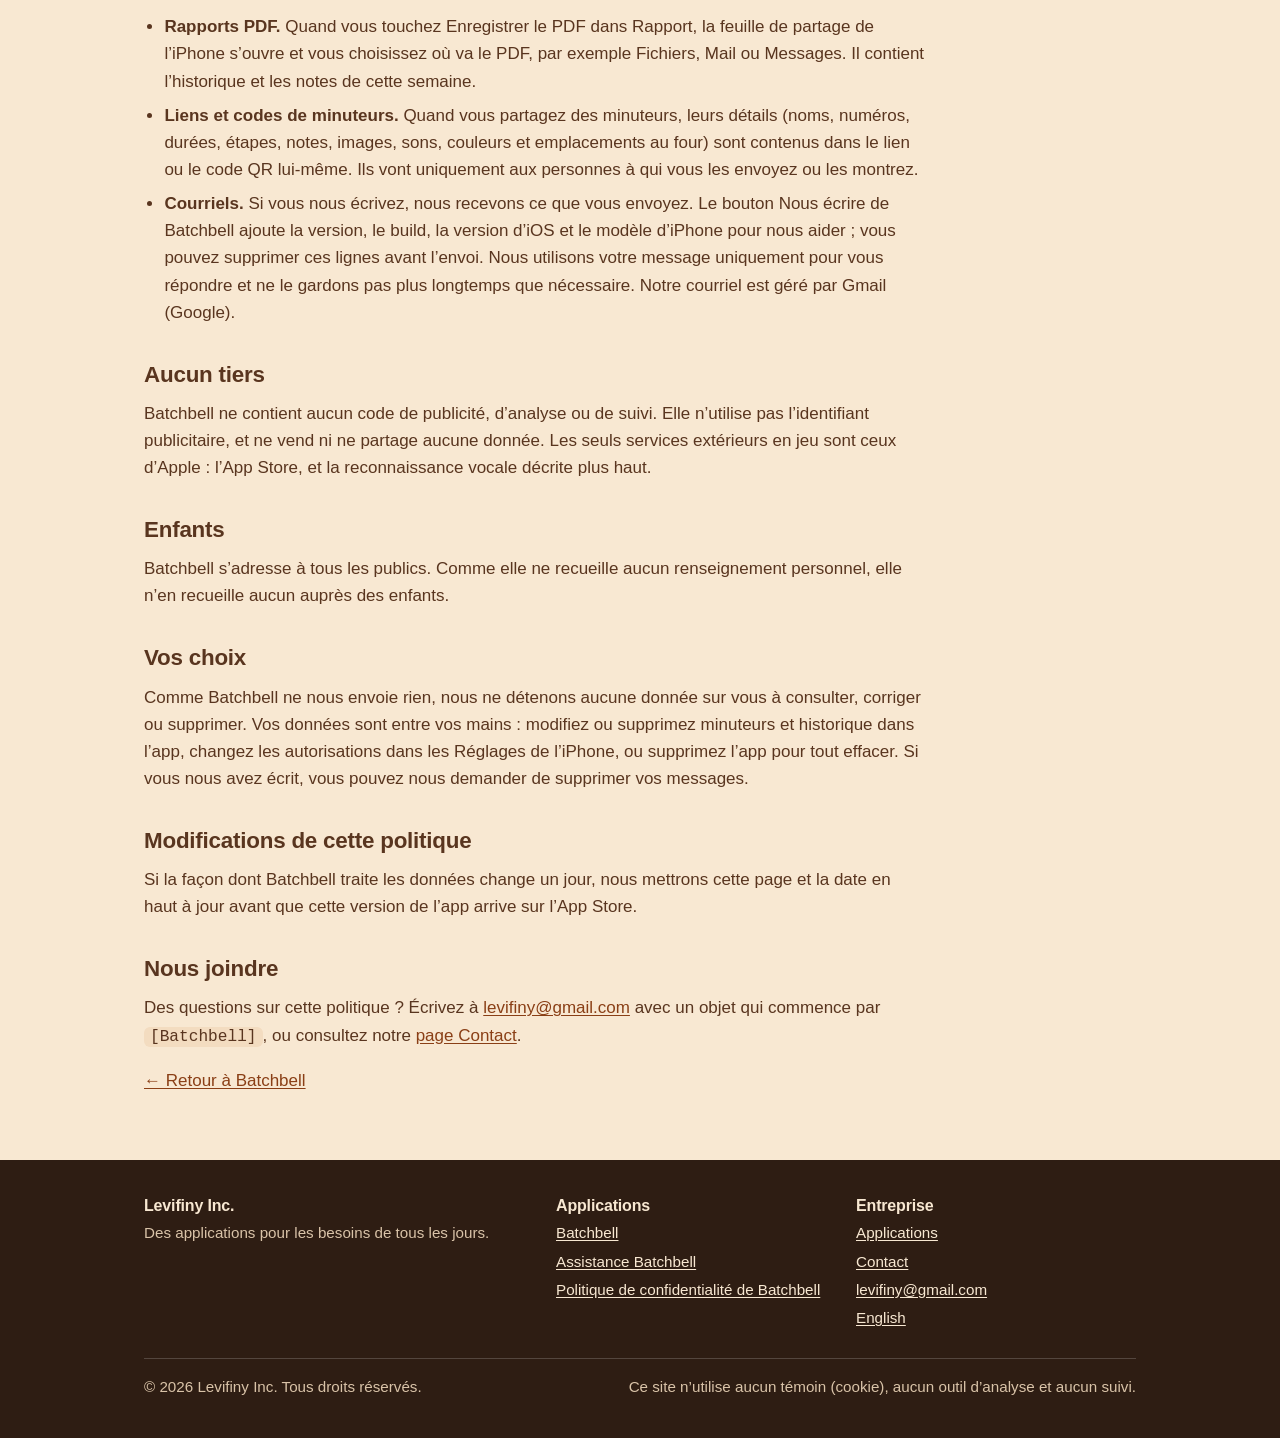
<file: fr/batchbell/confidentialite/index.html>
<!doctype html>
<html lang="fr-CA">
<head>
<meta charset="utf-8">
<meta name="viewport" content="width=device-width, initial-scale=1">
<title>Politique de confidentialité de Batchbell · Levifiny Inc.</title>
<meta name="description" content="Batchbell ne recueille aucune donnée. Ni compte, ni serveur, ni suivi : minuteurs, historique et réglages restent sur votre iPhone.">
<link rel="canonical" href="https://levifiny.com/fr/batchbell/confidentialite/">
<link rel="alternate" hreflang="en" href="https://levifiny.com/batchbell/privacy/">
<link rel="alternate" hreflang="fr" href="https://levifiny.com/fr/batchbell/confidentialite/">
<link rel="alternate" hreflang="x-default" href="https://levifiny.com/batchbell/privacy/">
<link rel="icon" href="../../../assets/img/favicon.svg" type="image/svg+xml">
<link rel="apple-touch-icon" href="../../../assets/img/levifiny-icon.png">
<meta name="theme-color" content="#F8E8D2">
<link rel="stylesheet" href="../../../assets/site.css">
</head>
<body class="bb">
<a class="skip" href="#main">Aller au contenu</a>
<header class="site-header">
  <div class="wrap">
    <a class="brand" href="../../../fr/" aria-label="Accueil Levifiny"><img src="../../../assets/img/levifiny-wordmark.png" alt="Levifiny" width="127" height="30"></a>
    <nav class="nav" aria-label="Principal">
      <a href="../../../fr/">Accueil</a>
      <a href="../../../fr/applications/">Applications</a>
      <a href="../../../fr/batchbell/" aria-current="page">Batchbell</a>
      <a href="../../../fr/contact/">Contact</a>
    </nav>
    <a class="lang" href="../../../batchbell/privacy/" hreflang="en" lang="en" title="Read this page in English" aria-label="English">EN</a>
  </div>
</header>
<main id="main">
<section class="hero short">
  <div class="wrap">
    <h1>Politique de confidentialité de Batchbell</h1>
    <p class="meta">Pour Batchbell sur iPhone, créée par Levifiny Inc. Dernière mise à jour : 21 novembre 2026.</p>
  </div>
</section>

<section class="section" style="padding-top:8px">
  <div class="wrap"><div class="prose">
    <div class="summary-box">
      <h2 style="margin-top:0">En bref</h2>
      <p>Batchbell ne recueille aucune donnée. Il n’y a ni compte, ni serveur, ni publicité, ni suivi. Tout ce que vous créez dans Batchbell reste sur votre iPhone, et rien n’en sort sauf si vous choisissez de le partager.</p>
    </div>
    <h2>Ce qui reste sur votre iPhone</h2>
    <p>Vos minuteurs enregistrés, vos minuteurs en cours, votre historique et ses notes, vos modèles d’étapes et vos réglages sont gardés dans une base de données à l’intérieur de l’app, sur votre iPhone. Levifiny ne peut pas les voir, et ils ne sont jamais envoyés à un serveur, car Batchbell n’en a pas.</p>
    <p>L’historique est gardé pour la semaine en cours et les quatre semaines complètes d’avant ; les jours plus anciens sont supprimés automatiquement à l’ouverture de l’app. Vous pouvez effacer l’historique à tout moment dans Réglages, et supprimer l’app efface tout ce qu’elle a enregistré.</p>
    <p>Comme les données de toute app, elles peuvent faire partie des sauvegardes de votre iPhone sur iCloud ou sur un ordinateur. Ces sauvegardes sont gardées par vous et par Apple, pas par nous.</p>

    <h2>Micro et reconnaissance vocale</h2>
    <p>Batchbell utilise le micro et la reconnaissance vocale uniquement pour le lancement à la voix. Quand vous touchez le micro dans En cours, l’app écoute une fois le nom ou le numéro d’un minuteur, ou un nouveau minuteur, puis s’arrête après quelques secondes. Elle n’écoute jamais en arrière-plan.</p>
    <p>Elle utilise la reconnaissance vocale d’Apple. Quand votre iPhone le permet, la reconnaissance se fait sur l’iPhone même. Sinon, le service vocal d’Apple transforme l’audio en texte, selon la <a href="https://www.apple.com/ca/fr/legal/privacy/">Politique de confidentialité d’Apple</a>.</p>
    <p>Batchbell n’enregistre, ne garde et n’envoie aucun son. Elle se sert des mots uniquement pour trouver ou ajouter un minuteur, puis les oublie. Ses réponses parlées, comme « Scone lancé », viennent de la voix intégrée de l’iPhone.</p>
    <p>Batchbell demande ces autorisations seulement la première fois que vous utilisez le lancement à la voix. Vous pouvez les retirer à tout moment dans les Réglages de l’iPhone ; tout le reste continue de fonctionner.</p>

    <h2>Appareil photo</h2>
    <p>Batchbell utilise l’appareil photo uniquement quand vous choisissez Scanner dans Mes minuteurs, pour lire un code de minuteurs qu’on vous a partagé. Elle ne prend aucune photo, ne garde rien et n’envoie rien. Vous pouvez aussi coller un lien, et retirer l’accès à l’appareil photo dans les Réglages de l’iPhone.</p>

    <h2>Alarmes et écran verrouillé</h2>
    <p>Les alarmes sont des notifications locales que Batchbell programme sur votre iPhone quand un minuteur démarre ; aucun serveur de notifications n’intervient. Les minuteurs en cours peuvent aussi s’afficher sur l’écran verrouillé et dans la Dynamic Island sous forme d’activité en direct, dessinée sur le téléphone à partir des données de l’app.</p>

    <h2>Ce que vous choisissez de partager</h2>
    <ul>
      <li><strong>Rapports PDF.</strong> Quand vous touchez Enregistrer le PDF dans Rapport, la feuille de partage de l’iPhone s’ouvre et vous choisissez où va le PDF, par exemple Fichiers, Mail ou Messages. Il contient l’historique et les notes de cette semaine.</li>
      <li><strong>Liens et codes de minuteurs.</strong> Quand vous partagez des minuteurs, leurs détails (noms, numéros, durées, étapes, notes, images, sons, couleurs et emplacements au four) sont contenus dans le lien ou le code QR lui-même. Ils vont uniquement aux personnes à qui vous les envoyez ou les montrez.</li>
      <li><strong>Courriels.</strong> Si vous nous écrivez, nous recevons ce que vous envoyez. Le bouton Nous écrire de Batchbell ajoute la version, le build, la version d’iOS et le modèle d’iPhone pour nous aider ; vous pouvez supprimer ces lignes avant l’envoi. Nous utilisons votre message uniquement pour vous répondre et ne le gardons pas plus longtemps que nécessaire. Notre courriel est géré par Gmail (Google).</li>
    </ul>

    <h2>Aucun tiers</h2>
    <p>Batchbell ne contient aucun code de publicité, d’analyse ou de suivi. Elle n’utilise pas l’identifiant publicitaire, et ne vend ni ne partage aucune donnée. Les seuls services extérieurs en jeu sont ceux d’Apple : l’App Store, et la reconnaissance vocale décrite plus haut.</p>

    <h2>Enfants</h2>
    <p>Batchbell s’adresse à tous les publics. Comme elle ne recueille aucun renseignement personnel, elle n’en recueille aucun auprès des enfants.</p>

    <h2>Vos choix</h2>
    <p>Comme Batchbell ne nous envoie rien, nous ne détenons aucune donnée sur vous à consulter, corriger ou supprimer. Vos données sont entre vos mains : modifiez ou supprimez minuteurs et historique dans l’app, changez les autorisations dans les Réglages de l’iPhone, ou supprimez l’app pour tout effacer. Si vous nous avez écrit, vous pouvez nous demander de supprimer vos messages.</p>

    <h2>Modifications de cette politique</h2>
    <p>Si la façon dont Batchbell traite les données change un jour, nous mettrons cette page et la date en haut à jour avant que cette version de l’app arrive sur l’App Store.</p>

    <h2>Nous joindre</h2>
    <p>Des questions sur cette politique ? Écrivez à <a href="mailto:levifiny@gmail.com?subject=%5BBatchbell%5D%20Confidentialit%C3%A9">levifiny@gmail.com</a> avec un objet qui commence par <code class="subject">[Batchbell]</code>, ou consultez notre <a href="../../../fr/contact/">page Contact</a>.</p>
    <p><a href="../../../fr/batchbell/">← Retour à Batchbell</a></p>
  </div></div>
</section>
</main>
<footer class="site-footer">
  <div class="wrap">
    <div class="cols">
      <div>
        <h2>Levifiny Inc.</h2>
        <p class="small">Des applications pour les besoins de tous les jours.</p>
      </div>
      <div>
        <h2>Applications</h2>
        <ul>
          <li><a href="../../../fr/batchbell/">Batchbell</a></li>
          <li><a href="../../../fr/batchbell/#support">Assistance Batchbell</a></li>
          <li><a href="../../../fr/batchbell/confidentialite/">Politique de confidentialité de Batchbell</a></li>
        </ul>
      </div>
      <div>
        <h2>Entreprise</h2>
        <ul>
          <li><a href="../../../fr/applications/">Applications</a></li>
          <li><a href="../../../fr/contact/">Contact</a></li>
          <li><a href="mailto:levifiny@gmail.com">levifiny@gmail.com</a></li>
          <li><a href="../../../batchbell/privacy/" hreflang="en" lang="en">English</a></li>
        </ul>
      </div>
    </div>
    <div class="legal">
      <span>© 2026 Levifiny Inc. Tous droits réservés.</span>
      <span>Ce site n’utilise aucun témoin (cookie), aucun outil d’analyse et aucun suivi.</span>
    </div>
  </div>
</footer>
</body>
</html>
</file>
<file: assets/site.css>
/*
 * Levifiny Inc. company website.
 *
 * Company pages use the Levifiny "Sun & Clouds" colorway (Second Proposal, Appendix C).
 * Batchbell pages add class="bb" to <body>, which swaps in Batchbell's brand palette
 * (Batchbell repo, src/constants/theme.ts).
 *
 * No web fonts, no scripts, no cookies: the system font is used so no request ever
 * leaves for a font server.
 */

:root {
  /* Sun & Clouds */
  --clear-sky: #52aedd;     /* domain colour: header line, accents */
  --sky-surface: #cce8f8;   /* cards, borders */
  --sun-core: #fdf8e0;      /* page background */
  --horizon-amber: #f09030; /* action buttons */
  --sun-halo: #f8d060;      /* celebration, highlights */
  --first-light: #3a8c38;   /* success */
  --deep-sky: #2e5270;      /* headings and text */
  --mountain-mist: #8aaec8; /* secondary, decorative */

  /* Roles (Batchbell pages override these) */
  --bg: var(--sun-core);
  --surface: #ffffff;
  --surface-tint: #eef7fc;
  --text: #2a4660;
  --heading: var(--deep-sky);
  --muted: #4f6d86;
  --link: #1f6f9e;
  --border: var(--sky-surface);
  --accent: var(--clear-sky);
  --btn-bg: var(--horizon-amber);
  --btn-text: #1f3346;
  --badge-bg: var(--sun-halo);
  --badge-text: #3d2f05;
  --footer-bg: var(--deep-sky);
  --footer-text: #f3f1e4;
  --footer-muted: #c3d6e4;
  --hero-top: var(--sky-surface);
  --hero-bottom: var(--sun-core);

  --radius: 16px;
  --radius-small: 10px;
  --wrap: 1040px;
  --font: -apple-system, BlinkMacSystemFont, "Segoe UI", Roboto, "Helvetica Neue", Arial, sans-serif;

  color-scheme: light;
}

/* Batchbell's brand palette */
body.bb {
  --cream: #f8e8d2;
  --gold: #f9b536;
  --terracotta: #e97835;
  --sage: #92936b;
  --coffee: #59351f;
  --espresso: #2e1d13;

  --bg: var(--cream);
  --surface: #fffaf3;
  --surface-tint: #f3dcc0;
  --text: var(--coffee);
  --heading: var(--coffee);
  --muted: #7a5a44;
  --link: #8a3f16;
  --border: rgba(43, 29, 22, 0.16);
  --accent: var(--terracotta);
  --btn-bg: var(--terracotta);
  --btn-text: var(--espresso);
  --badge-bg: var(--gold);
  --badge-text: var(--espresso);
  --footer-bg: var(--espresso);
  --footer-text: var(--cream);
  --footer-muted: #d9c3a8;
  --hero-top: #f3dcc0;
  --hero-bottom: var(--cream);
}

*,
*::before,
*::after {
  box-sizing: border-box;
}

html {
  -webkit-text-size-adjust: 100%;
  text-size-adjust: 100%;
}

body {
  margin: 0;
  background: var(--bg);
  color: var(--text);
  font-family: var(--font);
  font-size: 17px;
  line-height: 1.6;
  overflow-x: hidden;
}

img {
  max-width: 100%;
  height: auto;
}

a {
  color: var(--link);
  text-underline-offset: 2px;
}

a:hover {
  text-decoration-thickness: 2px;
}

:focus-visible {
  outline: 3px solid var(--accent);
  outline-offset: 2px;
  border-radius: 4px;
}

h1,
h2,
h3 {
  color: var(--heading);
  line-height: 1.2;
  margin: 0 0 0.5em;
  text-wrap: balance;
}

h1 {
  font-size: clamp(2rem, 6vw, 3rem);
  letter-spacing: -0.02em;
}

h2 {
  font-size: clamp(1.4rem, 3.6vw, 1.9rem);
  letter-spacing: -0.01em;
}

h3 {
  font-size: 1.2rem;
}

p {
  margin: 0 0 1em;
}

.wrap {
  max-width: var(--wrap);
  margin: 0 auto;
  padding: 0 16px;
}

@media (min-width: 720px) {
  .wrap {
    padding: 0 24px;
  }
}

.skip {
  position: absolute;
  left: -999px;
  top: 8px;
  background: var(--surface);
  padding: 8px 12px;
  z-index: 10;
}

.skip:focus {
  left: 8px;
}

/* Header */

.site-header {
  background: var(--sun-core);
  border-bottom: 4px solid var(--clear-sky);
}

.site-header .wrap {
  display: flex;
  flex-wrap: wrap;
  align-items: center;
  justify-content: space-between;
  gap: 8px 24px;
  padding-top: 14px;
  padding-bottom: 12px;
}

.brand {
  display: inline-flex;
  align-items: center;
  min-height: 44px;
}

.brand img {
  height: 30px;
  width: auto;
  display: block;
}

.nav {
  display: flex;
  flex-wrap: wrap;
  align-items: center;
  gap: 4px 4px;
}

.nav a {
  display: inline-flex;
  align-items: center;
  min-height: 44px;
  padding: 0 10px;
  border-radius: 999px;
  color: var(--deep-sky);
  font-weight: 600;
  font-size: 0.98rem;
  text-decoration: none;
}

.nav a:hover {
  background: var(--surface-tint);
}

.nav a[aria-current="page"] {
  background: var(--sky-surface);
}

.brand {
  margin-right: auto;
}

.lang {
  display: inline-flex;
  align-items: center;
  justify-content: center;
  min-height: 44px;
  min-width: 44px;
  padding: 0 12px;
  border: 1.5px solid var(--clear-sky);
  border-radius: 999px;
  color: var(--deep-sky);
  font-weight: 700;
  font-size: 0.9rem;
  text-decoration: none;
}

.lang:hover {
  background: var(--surface-tint);
}

.site-header .wrap {
  justify-content: flex-start;
  column-gap: 16px;
}

@media (max-width: 620px) {
  .site-header .wrap {
    gap: 4px 12px;
  }

  /* Logo and language on the first row, the menu on its own row below */
  .nav {
    order: 3;
    width: calc(100% + 16px);
    margin: 0 -8px;
    gap: 0;
  }

  .nav a {
    padding: 0 8px;
    font-size: 0.95rem;
  }
}

/* Hero */

.hero {
  position: relative;
  overflow: hidden;
  background: linear-gradient(180deg, var(--hero-top) 0%, var(--hero-bottom) 100%);
  padding: 56px 0 64px;
}

.hero.sunrise::after {
  /* The sun just above the horizon */
  content: "";
  position: absolute;
  width: 340px;
  height: 340px;
  right: -60px;
  bottom: -230px;
  border-radius: 50%;
  background: radial-gradient(circle, #fff6cf 0%, var(--sun-halo) 45%, rgba(240, 144, 48, 0.55) 70%, rgba(240, 144, 48, 0) 72%);
  pointer-events: none;
}

@media (max-width: 620px) {
  .hero.sunrise {
    padding-bottom: 96px;
  }

  .hero.sunrise::after {
    width: 220px;
    height: 220px;
    right: -50px;
    bottom: -150px;
  }
}

.hero.short {
  padding: 40px 0 16px;
}

.hero .wrap {
  position: relative;
  z-index: 1;
}

.eyebrow {
  display: inline-block;
  font-size: 0.85rem;
  font-weight: 700;
  letter-spacing: 0.06em;
  text-transform: uppercase;
  color: var(--muted);
  margin-bottom: 12px;
}

.lead {
  font-size: clamp(1.1rem, 2.6vw, 1.3rem);
  max-width: 40em;
  color: var(--text);
}

.actions {
  display: flex;
  flex-wrap: wrap;
  gap: 12px;
  margin-top: 24px;
}

.btn {
  display: inline-flex;
  align-items: center;
  justify-content: center;
  min-height: 48px;
  padding: 0 22px;
  border-radius: 999px;
  background: var(--btn-bg);
  color: var(--btn-text);
  font-weight: 700;
  text-decoration: none;
  border: 2px solid var(--btn-bg);
}

.btn:hover {
  filter: brightness(1.05);
  text-decoration: none;
}

.btn.secondary {
  background: transparent;
  color: var(--heading);
  border-color: var(--heading);
}

/* Sections */

.section {
  padding: 48px 0;
}

.section.tint {
  background: var(--surface-tint);
}

.section-intro {
  max-width: 44em;
  margin-bottom: 28px;
}

.grid {
  display: grid;
  gap: 16px;
}

@media (min-width: 720px) {
  .grid.two {
    grid-template-columns: repeat(2, 1fr);
  }

  .grid.three {
    grid-template-columns: repeat(3, 1fr);
  }
}

.card {
  background: var(--surface);
  border: 1.5px solid var(--border);
  border-radius: var(--radius);
  padding: 22px;
}

.card > :last-child {
  margin-bottom: 0;
}

.card h3 {
  margin-bottom: 0.4em;
}

.card.accent {
  border-top: 5px solid var(--accent);
}

/* App cards */

.app {
  display: grid;
  grid-template-columns: 72px 1fr;
  gap: 16px 18px;
  align-items: start;
}

.app-icon {
  width: 72px;
  height: 72px;
  border-radius: 18px;
  display: block;
  object-fit: cover;
}

.app-icon.framed {
  background: #ffffff;
  border: 1.5px solid var(--border);
}

.app-icon.more {
  display: grid;
  place-items: center;
  background: var(--surface-tint);
  border: 1.5px dashed var(--mountain-mist);
  color: var(--deep-sky);
  font-size: 2rem;
  font-weight: 300;
}

.app-body > :last-child {
  margin-bottom: 0;
}

.app h2,
.app h3 {
  margin-bottom: 0.25em;
}

.app .actions {
  margin-top: 12px;
}

@media (max-width: 480px) {
  .app {
    grid-template-columns: 56px 1fr;
    gap: 12px 14px;
  }

  .app-icon {
    width: 56px;
    height: 56px;
    border-radius: 14px;
  }
}

.badge {
  display: inline-block;
  font-size: 0.8rem;
  font-weight: 700;
  line-height: 1.3;
  padding: 4px 10px;
  border-radius: 999px;
  background: var(--badge-bg);
  color: var(--badge-text);
  margin: 2px 0 10px;
}

.badge.quiet {
  background: var(--sky-surface);
  color: var(--deep-sky);
}

.meta {
  color: var(--muted);
  font-size: 0.95rem;
}

/* Name story and quote */

.name-parts {
  display: grid;
  gap: 12px;
  margin: 20px 0 0;
  padding: 0;
  list-style: none;
}

@media (min-width: 720px) {
  .name-parts {
    grid-template-columns: repeat(3, 1fr);
  }
}

.name-parts li {
  background: var(--surface);
  border: 1.5px solid var(--border);
  border-radius: var(--radius-small);
  padding: 16px 18px;
}

.name-parts strong {
  display: block;
  color: var(--deep-sky);
  font-size: 1.15rem;
}

.name-parts .part {
  color: var(--horizon-amber);
  font-weight: 800;
}

.quote {
  margin: 32px 0 0;
  padding: 20px 24px;
  border-left: 5px solid var(--sun-halo);
  background: var(--surface);
  border-radius: 0 var(--radius-small) var(--radius-small) 0;
  font-size: 1.2rem;
  font-weight: 600;
  color: var(--deep-sky);
}

.quote p {
  margin: 0;
}

/* Batchbell */

.bb-hero .wrap {
  display: grid;
  gap: 8px 40px;
  align-items: center;
}

.bb-hero .bells {
  width: 160px;
  height: auto;
  margin: -20px 0 0 -12px;
}

@media (min-width: 760px) {
  .bb-hero .wrap {
    grid-template-columns: 1fr 280px;
  }

  .bb-hero .bells {
    order: 2;
    width: 280px;
    margin: 0;
  }
}

.ticks {
  list-style: none;
  padding: 0;
  margin: 0;
  display: grid;
  gap: 12px;
}

@media (min-width: 720px) {
  .ticks.cols {
    grid-template-columns: repeat(2, 1fr);
  }
}

.ticks li {
  position: relative;
  padding: 14px 16px 14px 50px;
  background: var(--surface);
  border: 1.5px solid var(--border);
  border-radius: var(--radius-small);
}

.ticks li::before {
  content: "";
  position: absolute;
  left: 16px;
  top: 17px;
  width: 20px;
  height: 20px;
  border-radius: 50%;
  background: var(--accent);
}

.ticks li::after {
  content: "";
  position: absolute;
  left: 22.5px;
  top: 21px;
  width: 6px;
  height: 10px;
  border: solid var(--btn-text);
  border-width: 0 2.5px 2.5px 0;
  transform: rotate(45deg);
}

body:not(.bb) .ticks li::after {
  border-color: #ffffff;
}

/* FAQ */

.faq {
  display: grid;
  gap: 10px;
}

.faq details {
  background: var(--surface);
  border: 1.5px solid var(--border);
  border-radius: var(--radius-small);
}

.faq summary {
  cursor: pointer;
  list-style: none;
  padding: 14px 48px 14px 18px;
  min-height: 48px;
  font-weight: 700;
  color: var(--heading);
  position: relative;
}

.faq summary::-webkit-details-marker {
  display: none;
}

.faq summary::after {
  content: "+";
  position: absolute;
  right: 18px;
  top: 50%;
  transform: translateY(-50%);
  font-size: 1.5rem;
  font-weight: 400;
  color: var(--accent);
}

.faq details[open] summary::after {
  content: "\2212";
}

.faq details > p {
  padding: 0 18px 16px;
  margin: 0;
}

/* Policy text */

.prose {
  max-width: 46em;
}

.prose h2 {
  margin-top: 1.6em;
  font-size: 1.4rem;
}

.prose ul {
  padding-left: 1.2em;
  margin: 0 0 1em;
}

.prose li {
  margin-bottom: 0.4em;
}

.summary-box {
  background: var(--surface);
  border: 1.5px solid var(--border);
  border-left: 6px solid var(--accent);
  border-radius: var(--radius-small);
  padding: 18px 22px;
  margin: 8px 0 24px;
}

.summary-box > :last-child {
  margin-bottom: 0;
}

/* Contact */

/* The address sits quietly under the email button, as in the app ("Or write to …") */
.or-write {
  margin: 12px 0 0;
  font-size: 0.85rem;
  color: var(--muted);
  word-break: break-word;
}

.or-write a {
  color: inherit;
}

code.subject {
  font-family: ui-monospace, SFMono-Regular, Menlo, Consolas, monospace;
  background: var(--surface-tint);
  border-radius: 6px;
  padding: 1px 6px;
  font-size: 0.95em;
  color: var(--heading);
}

address {
  font-style: normal;
}

/* Footer */

.site-footer {
  background: var(--footer-bg);
  color: var(--footer-text);
  padding: 36px 0 40px;
  font-size: 0.95rem;
}

.site-footer a {
  color: var(--footer-text);
}

.site-footer .cols {
  display: grid;
  gap: 20px;
}

@media (min-width: 720px) {
  .site-footer .cols {
    grid-template-columns: 1.4fr 1fr 1fr;
  }
}

.site-footer h2 {
  color: var(--footer-text);
  font-size: 1rem;
  margin-bottom: 0.4em;
}

.site-footer ul {
  list-style: none;
  padding: 0;
  margin: 0;
}

.site-footer li {
  margin-bottom: 4px;
}

.site-footer .small {
  color: var(--footer-muted);
  margin: 0;
}

.site-footer .legal {
  border-top: 1px solid rgba(255, 255, 255, 0.18);
  margin-top: 24px;
  padding-top: 16px;
  display: flex;
  flex-wrap: wrap;
  justify-content: space-between;
  gap: 6px 20px;
  color: var(--footer-muted);
}
</file>
